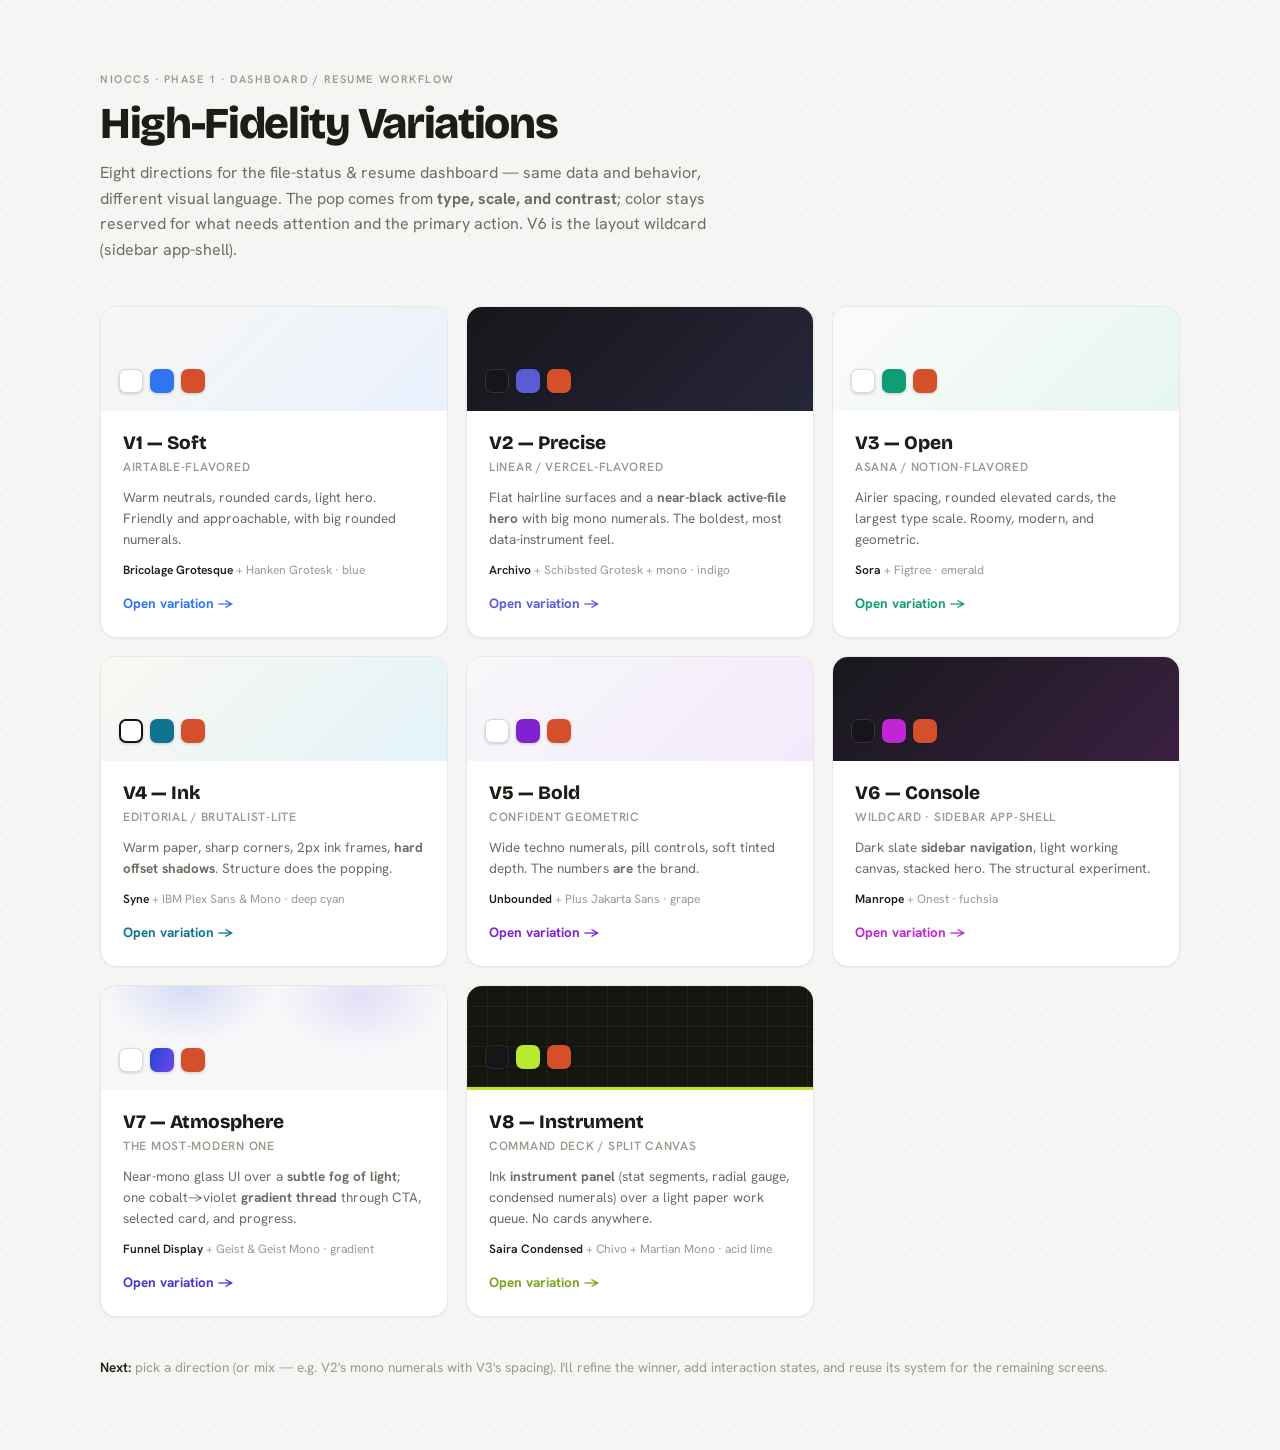
<file: index.html>
<!DOCTYPE html>
<html lang="en">
<head>
  <meta charset="UTF-8" />
  <meta name="viewport" content="width=device-width, initial-scale=1.0" />
  <title>NIOCCS — Hi-Fi Dashboard · Variations</title>
  <link rel="preconnect" href="https://fonts.googleapis.com" />
  <link rel="preconnect" href="https://fonts.gstatic.com" crossorigin />
  <link href="https://fonts.googleapis.com/css2?family=Bricolage+Grotesque:opsz,wght@12..96,600;12..96,800&family=Hanken+Grotesk:wght@400;500;600;700&display=swap" rel="stylesheet" />
  <style>
    * { box-sizing: border-box; margin: 0; padding: 0; }
    body { font-family: 'Hanken Grotesk', system-ui, sans-serif; color: #1d1c17;
           background-color: #f5f5f3;
           background-image: radial-gradient(circle at 1px 1px, rgba(20,20,15,.045) 1px, transparent 0);
           background-size: 26px 26px; min-height: 100vh; padding: 72px 28px; }
    .wrap { max-width: 1080px; margin: 0 auto; }
    .eyebrow { font-size: 11px; font-weight: 600; letter-spacing: .14em; text-transform: uppercase;
               color: #9c998e; margin-bottom: 16px; }
    h1 { font-family: 'Bricolage Grotesque', sans-serif; font-size: 44px; font-weight: 800;
         letter-spacing: -.03em; line-height: 1; margin-bottom: 14px; }
    .lede { color: #6e6c62; font-size: 16px; max-width: 640px; line-height: 1.6; margin-bottom: 44px; }
    .grid { display: grid; grid-template-columns: repeat(3, 1fr); gap: 18px; }
    .card { display: flex; flex-direction: column; background: #fff; border: 1px solid #e9e7e1;
            border-radius: 16px; overflow: hidden; text-decoration: none; color: inherit;
            box-shadow: 0 1px 2px rgba(29,28,23,.05);
            transition: transform .15s, box-shadow .15s, border-color .15s; }
    .card:hover { transform: translateY(-4px); box-shadow: 0 20px 44px -18px rgba(29,28,23,.28); border-color: #dad7cf; }
    .swatch { height: 104px; display: flex; align-items: flex-end; gap: 7px; padding: 18px; }
    .s1 { background: linear-gradient(135deg,#f7f7f4,#eaf1fe); }
    .s2 { background: linear-gradient(135deg,#16161a,#26263a); }
    .s3 { background: linear-gradient(135deg,#fbfbf9,#e7f6f0); }
    .s4 { background: linear-gradient(135deg,#faf8f3,#e3f3f8); }
    .s5 { background: linear-gradient(135deg,#f7f8fa,#f3e9fb); }
    .s6 { background: linear-gradient(135deg,#17181d,#3a2040); }
    .s7 { background: radial-gradient(120px 80px at 25% 0%, rgba(64,93,230,.18), transparent 70%),
          radial-gradient(120px 80px at 75% 10%, rgba(118,78,233,.14), transparent 70%), #f7f7f9; }
    .s8 { background: linear-gradient(rgba(255,255,255,.05) 1px, transparent 1px),
          linear-gradient(90deg, rgba(255,255,255,.05) 1px, transparent 1px), #14160f;
          background-size: 20px 20px, 20px 20px, 100% 100%; border-bottom: 3px solid #b8e92e; }
    .dot { width: 24px; height: 24px; border-radius: 7px; box-shadow: 0 1px 3px rgba(0,0,0,.18); }
    .d-a1 { background: #2f74f0; } .d-a2 { background: #5b5bd6; } .d-a3 { background: #0f9d76; }
    .d-a4 { background: #0e7490; } .d-a5 { background: #7e22ce; } .d-a6 { background: #c026d3; }
    .d-a7 { background: linear-gradient(116deg,#2447d6,#7048e8); }
    .o4 { color: #0e7490; } .o5 { color: #7e22ce; } .o6 { color: #c026d3; }
    .o7 { color: #4338ca; } .d-a8 { background: #b8e92e; } .o8 { color: #7fa31a; }
    .d-alert { background: #d4502b; }
    .d-dark { background: #16161a; } .d-light { background: #fff; }
    .body { padding: 20px 22px 24px; }
    .name { font-family: 'Bricolage Grotesque', sans-serif; font-size: 19px; font-weight: 800; margin-bottom: 5px; }
    .tag { font-size: 12px; color: #9c998e; font-weight: 600; margin-bottom: 12px;
           text-transform: uppercase; letter-spacing: .06em; }
    .desc { font-size: 13.5px; color: #6e6c62; line-height: 1.55; }
    .fonts { font-size: 12px; color: #9c998e; margin-top: 12px; }
    .fonts b { color: #1d1c17; font-weight: 600; }
    .open { margin-top: 16px; font-size: 13.5px; font-weight: 700; display: inline-flex; gap: 6px; }
    .o1 { color: #2f74f0; } .o2 { color: #5b5bd6; } .o3 { color: #0f9d76; }
    .note { margin-top: 40px; font-size: 13.5px; color: #9c998e; line-height: 1.6; }
    .note b { color: #1d1c17; font-weight: 600; }
  </style>
</head>
<body>
  <div class="wrap">
    <p class="eyebrow">NIOCCS · Phase 1 · Dashboard / Resume Workflow</p>
    <h1>High-Fidelity Variations</h1>
    <p class="lede">Eight directions for the file-status &amp; resume dashboard — same data and behavior, different visual language. The pop comes from <b>type, scale, and contrast</b>; color stays reserved for what needs attention and the primary action. V6 is the layout wildcard (sidebar app-shell).</p>

    <div class="grid">
      <a class="card" href="dashboard-v1.html">
        <div class="swatch s1"><span class="dot d-light" style="border:1px solid #dad7cf"></span><span class="dot d-a1"></span><span class="dot d-alert"></span></div>
        <div class="body">
          <div class="name">V1 — Soft</div>
          <div class="tag">Airtable-flavored</div>
          <div class="desc">Warm neutrals, rounded cards, light hero. Friendly and approachable, with big rounded numerals.</div>
          <div class="fonts"><b>Bricolage Grotesque</b> + Hanken Grotesk · blue</div>
          <span class="open o1">Open variation →</span>
        </div>
      </a>
      <a class="card" href="dashboard-v2.html">
        <div class="swatch s2"><span class="dot d-dark" style="border:1px solid #33333a"></span><span class="dot d-a2"></span><span class="dot d-alert"></span></div>
        <div class="body">
          <div class="name">V2 — Precise</div>
          <div class="tag">Linear / Vercel-flavored</div>
          <div class="desc">Flat hairline surfaces and a <b>near-black active-file hero</b> with big mono numerals. The boldest, most data-instrument feel.</div>
          <div class="fonts"><b>Archivo</b> + Schibsted Grotesk + mono · indigo</div>
          <span class="open o2">Open variation →</span>
        </div>
      </a>
      <a class="card" href="dashboard-v3.html">
        <div class="swatch s3"><span class="dot d-light" style="border:1px solid #dbdbd3"></span><span class="dot d-a3"></span><span class="dot d-alert"></span></div>
        <div class="body">
          <div class="name">V3 — Open</div>
          <div class="tag">Asana / Notion-flavored</div>
          <div class="desc">Airier spacing, rounded elevated cards, the largest type scale. Roomy, modern, and geometric.</div>
          <div class="fonts"><b>Sora</b> + Figtree · emerald</div>
          <span class="open o3">Open variation →</span>
        </div>
      </a>
      <a class="card" href="dashboard-v4.html">
        <div class="swatch s4"><span class="dot d-light" style="border:2px solid #14130f"></span><span class="dot d-a4"></span><span class="dot d-alert"></span></div>
        <div class="body">
          <div class="name">V4 — Ink</div>
          <div class="tag">Editorial / brutalist-lite</div>
          <div class="desc">Warm paper, sharp corners, 2px ink frames, <b>hard offset shadows</b>. Structure does the popping.</div>
          <div class="fonts"><b>Syne</b> + IBM Plex Sans &amp; Mono · deep cyan</div>
          <span class="open o4">Open variation →</span>
        </div>
      </a>
      <a class="card" href="dashboard-v5.html">
        <div class="swatch s5"><span class="dot d-light" style="border:1px solid #d4d7e0"></span><span class="dot d-a5"></span><span class="dot d-alert"></span></div>
        <div class="body">
          <div class="name">V5 — Bold</div>
          <div class="tag">Confident geometric</div>
          <div class="desc">Wide techno numerals, pill controls, soft tinted depth. The numbers <b>are</b> the brand.</div>
          <div class="fonts"><b>Unbounded</b> + Plus Jakarta Sans · grape</div>
          <span class="open o5">Open variation →</span>
        </div>
      </a>
      <a class="card" href="dashboard-v6.html">
        <div class="swatch s6"><span class="dot d-dark" style="border:1px solid #33333a"></span><span class="dot d-a6"></span><span class="dot d-alert"></span></div>
        <div class="body">
          <div class="name">V6 — Console</div>
          <div class="tag">Wildcard · sidebar app-shell</div>
          <div class="desc">Dark slate <b>sidebar navigation</b>, light working canvas, stacked hero. The structural experiment.</div>
          <div class="fonts"><b>Manrope</b> + Onest · fuchsia</div>
          <span class="open o6">Open variation →</span>
        </div>
      </a>
      <a class="card" href="dashboard-v7.html">
        <div class="swatch s7"><span class="dot d-light" style="border:1px solid #d9d9e0"></span><span class="dot d-a7"></span><span class="dot d-alert"></span></div>
        <div class="body">
          <div class="name">V7 — Atmosphere</div>
          <div class="tag">The most-modern one</div>
          <div class="desc">Near-mono glass UI over a <b>subtle fog of light</b>; one cobalt→violet <b>gradient thread</b> through CTA, selected card, and progress.</div>
          <div class="fonts"><b>Funnel Display</b> + Geist &amp; Geist Mono · gradient</div>
          <span class="open o7">Open variation →</span>
        </div>
      </a>
      <a class="card" href="dashboard-v8.html">
        <div class="swatch s8"><span class="dot d-dark" style="border:1px solid #2c2f22"></span><span class="dot d-a8"></span><span class="dot d-alert"></span></div>
        <div class="body">
          <div class="name">V8 — Instrument</div>
          <div class="tag">Command deck / split canvas</div>
          <div class="desc">Ink <b>instrument panel</b> (stat segments, radial gauge, condensed numerals) over a light paper work queue. No cards anywhere.</div>
          <div class="fonts"><b>Saira Condensed</b> + Chivo + Martian Mono · acid lime</div>
          <span class="open o8">Open variation →</span>
        </div>
      </a>
    </div>

    <p class="note"><b>Next:</b> pick a direction (or mix — e.g. V2's mono numerals with V3's spacing). I'll refine the winner, add interaction states, and reuse its system for the remaining screens.</p>
  </div>
</body>
</html>
</file>
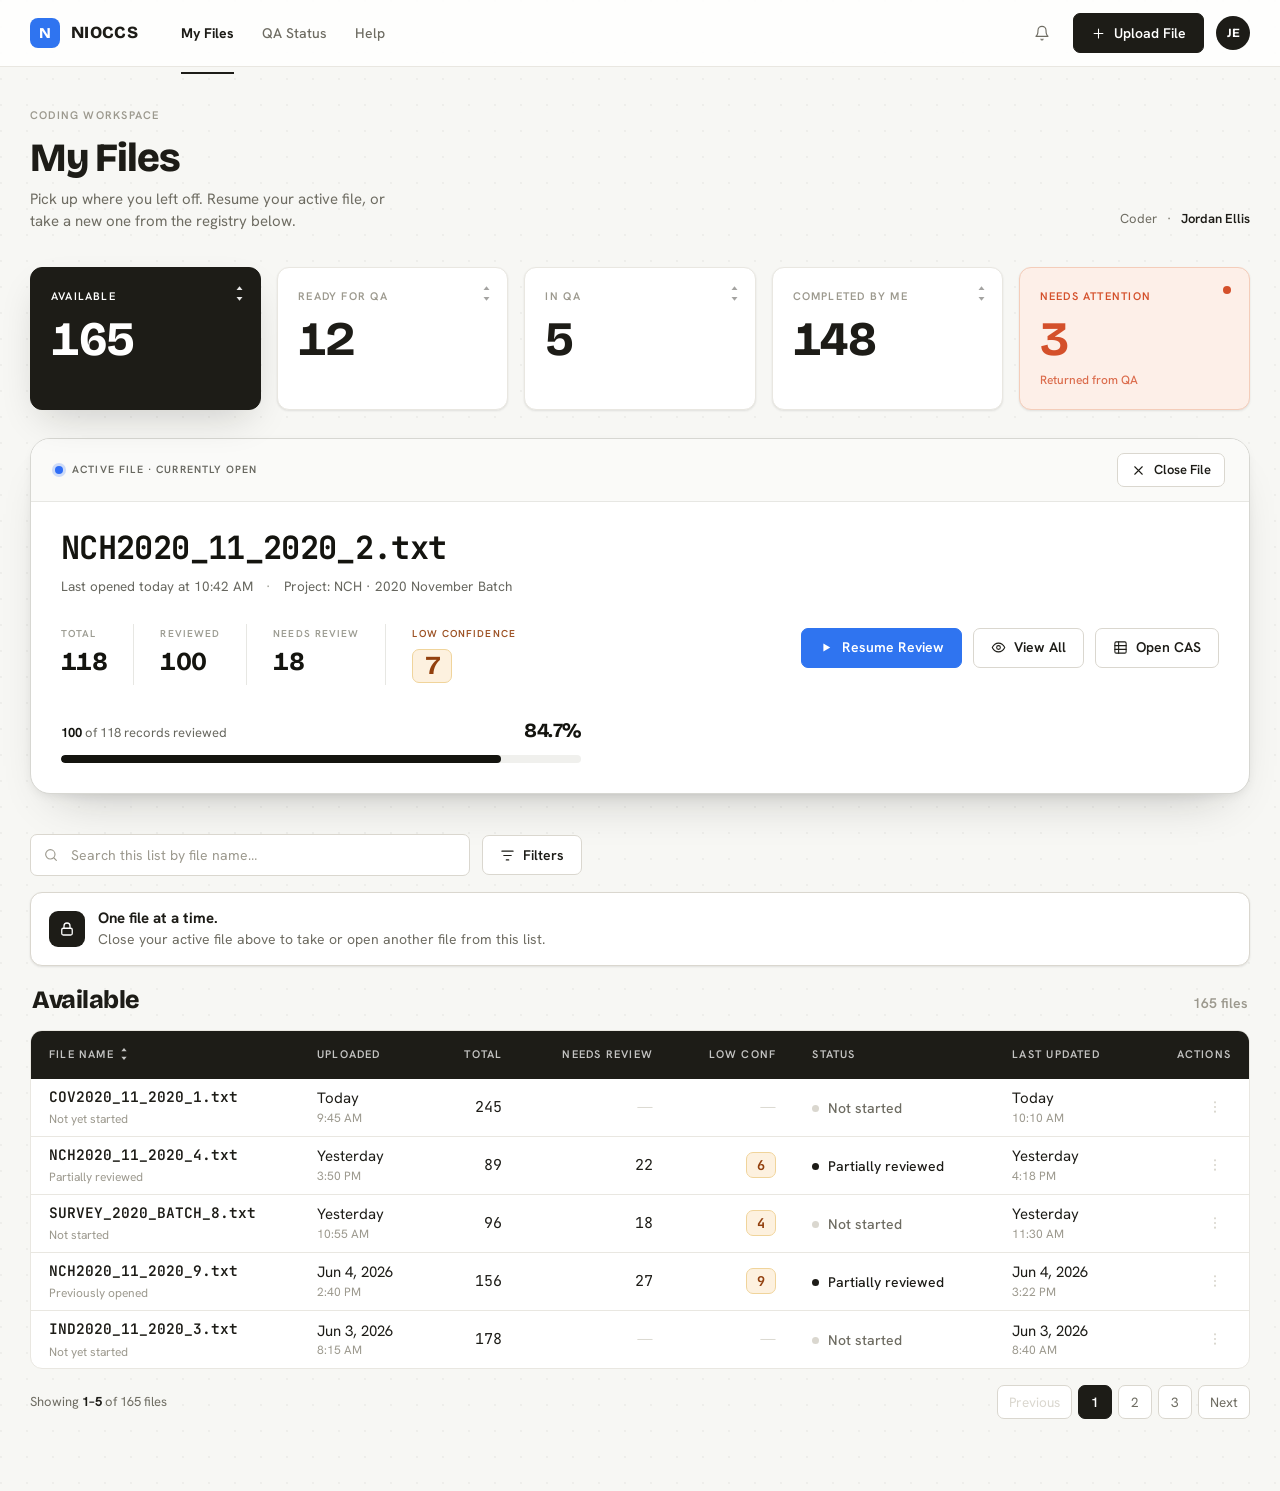
<file: dashboard-v1.html>
<!DOCTYPE html>
<html lang="en">
<head>
  <meta charset="UTF-8" />
  <meta name="viewport" content="width=device-width, initial-scale=1.0" />
  <title>NIOCCS — My Files · V1 Soft</title>
  <link rel="preconnect" href="https://fonts.googleapis.com" />
  <link rel="preconnect" href="https://fonts.gstatic.com" crossorigin />
  <link rel="stylesheet" href="css/base.css" />
  <link rel="stylesheet" href="css/theme-v1.css" />
</head>
<body class="theme-v1">

  <!-- ── SVG icon sprite ─────────────────────────────────────── -->
  <svg width="0" height="0" style="position:absolute" aria-hidden="true">
    <symbol id="i-search" viewBox="0 0 24 24"><circle cx="11" cy="11" r="7"/><path d="m20 20-3.5-3.5"/></symbol>
    <symbol id="i-filter" viewBox="0 0 24 24"><path d="M3 5h18M6 12h12M10 19h4"/></symbol>
    <symbol id="i-plus" viewBox="0 0 24 24"><path d="M12 5v14M5 12h14"/></symbol>
    <symbol id="i-lock" viewBox="0 0 24 24"><rect x="5" y="11" width="14" height="9" rx="2"/><path d="M8 11V8a4 4 0 0 1 8 0v3"/></symbol>
    <symbol id="i-play" viewBox="0 0 24 24"><path d="M7 5.5v13l11-6.5z" fill="currentColor" stroke="none"/></symbol>
    <symbol id="i-eye" viewBox="0 0 24 24"><path d="M2 12s3.5-7 10-7 10 7 10 7-3.5 7-10 7-10-7-10-7z"/><circle cx="12" cy="12" r="3"/></symbol>
    <symbol id="i-grid" viewBox="0 0 24 24"><rect x="3" y="3" width="18" height="18" rx="2"/><path d="M3 9h18M3 15h18M9 3v18"/></symbol>
    <symbol id="i-x" viewBox="0 0 24 24"><path d="M6 6l12 12M18 6 6 18"/></symbol>
    <symbol id="i-kebab" viewBox="0 0 24 24"><circle cx="12" cy="5" r="1.6" fill="currentColor" stroke="none"/><circle cx="12" cy="12" r="1.6" fill="currentColor" stroke="none"/><circle cx="12" cy="19" r="1.6" fill="currentColor" stroke="none"/></symbol>
    <symbol id="i-caret-up" viewBox="0 0 12 12"><path d="M6 3 2 8h8z" fill="currentColor" stroke="none"/></symbol>
    <symbol id="i-caret-down" viewBox="0 0 12 12"><path d="M6 9 2 4h8z" fill="currentColor" stroke="none"/></symbol>
    <symbol id="i-bell" viewBox="0 0 24 24"><path d="M18 8a6 6 0 0 0-12 0c0 7-3 9-3 9h18s-3-2-3-9"/><path d="M10.5 21a1.5 1.5 0 0 0 3 0"/></symbol>
  </svg>

  <!-- ── App bar ─────────────────────────────────────────────── -->
  <header class="appbar">
    <div class="appbar-inner">
      <div class="brand">
        <div class="brand-id">
          <div class="brand-mark">N</div>
          <span class="brand-name">NIOCCS</span>
        </div>
        <nav class="nav">
          <a href="#" class="nav-link is-active">My Files</a>
          <a href="#" class="nav-link">QA Status</a>
          <a href="#" class="nav-link">Help</a>
        </nav>
      </div>
      <div class="appbar-right">
        <button class="icon-btn" title="Notifications"><svg class="icon" aria-hidden="true"><use href="#i-bell"/></svg></button>
        <button class="btn btn-dark"><svg class="icon" aria-hidden="true"><use href="#i-plus"/></svg> Upload File</button>
        <div class="avatar">JE</div>
      </div>
    </div>
  </header>

  <main class="page">

    <!-- Page header -->
    <div class="page-head">
      <div>
        <p class="eyebrow">Coding Workspace</p>
        <h1 class="page-title">My Files</h1>
        <p class="page-sub">Pick up where you left off. Resume your active file, or take a new one from the registry below.</p>
      </div>
      <div class="page-head-meta">
        <span>Coder</span> · <b>Jordan Ellis</b>
      </div>
    </div>

    <!-- KPI strip — clickable filters -->
    <section class="kpis" aria-label="Filter files by status">
      <div class="kpi is-selected" data-bucket="available" role="button" tabindex="0" aria-pressed="true">
        <span class="kpi-pick"><svg viewBox="0 0 12 12"><use href="#i-caret-up"/></svg><svg viewBox="0 0 12 12"><use href="#i-caret-down"/></svg></span>
        <span class="kpi-label">Available</span>
        <span class="kpi-value">165</span>
      </div>
      <div class="kpi" data-bucket="ready-qa" role="button" tabindex="0" aria-pressed="false">
        <span class="kpi-pick"><svg viewBox="0 0 12 12"><use href="#i-caret-up"/></svg><svg viewBox="0 0 12 12"><use href="#i-caret-down"/></svg></span>
        <span class="kpi-label">Ready for QA</span>
        <span class="kpi-value">12</span>
      </div>
      <div class="kpi" data-bucket="in-qa" role="button" tabindex="0" aria-pressed="false">
        <span class="kpi-pick"><svg viewBox="0 0 12 12"><use href="#i-caret-up"/></svg><svg viewBox="0 0 12 12"><use href="#i-caret-down"/></svg></span>
        <span class="kpi-label">In QA</span>
        <span class="kpi-value">5</span>
      </div>
      <div class="kpi" data-bucket="completed" role="button" tabindex="0" aria-pressed="false">
        <span class="kpi-pick"><svg viewBox="0 0 12 12"><use href="#i-caret-up"/></svg><svg viewBox="0 0 12 12"><use href="#i-caret-down"/></svg></span>
        <span class="kpi-label">Completed by Me</span>
        <span class="kpi-value">148</span>
      </div>
      <div class="kpi kpi--alert" data-bucket="attention" role="button" tabindex="0" aria-pressed="false">
        <span class="kpi-flag"></span>
        <span class="kpi-label">Needs Attention</span>
        <span class="kpi-value">3</span>
        <span class="kpi-sub">Returned from QA</span>
      </div>
    </section>

    <!-- Active file panel -->
    <section class="active-file" aria-label="Active file">
      <div class="af-bar">
        <span class="af-badge"><span class="af-dot"></span> Active File · Currently Open</span>
        <button class="btn btn-sm"><svg class="icon icon-sm" aria-hidden="true"><use href="#i-x"/></svg> Close File</button>
      </div>
      <div class="af-body">
        <div class="af-main">
          <h2 class="af-name">NCH2020_11_2020_2.txt</h2>
          <p class="af-meta">Last opened today at 10:42 AM <span class="sep">·</span> Project: NCH · 2020 November Batch</p>

          <div class="af-metrics">
            <div class="metric">
              <span class="metric-label">Total</span>
              <span class="metric-value">118</span>
            </div>
            <div class="metric">
              <span class="metric-label">Reviewed</span>
              <span class="metric-value">100</span>
            </div>
            <div class="metric">
              <span class="metric-label">Needs Review</span>
              <span class="metric-value">18</span>
            </div>
            <div class="metric metric-low">
              <span class="metric-label">Low Confidence</span>
              <span class="metric-value"><span class="badge-count">7</span></span>
            </div>
          </div>

          <div class="af-progress">
            <div class="progress-head">
              <span><b>100</b> of 118 records reviewed</span>
              <span class="pct">84.7%</span>
            </div>
            <div class="progress-track"><div class="progress-fill" style="width:84.7%"></div></div>
          </div>
        </div>

        <div class="af-actions">
          <button class="btn btn-primary"><svg class="icon" aria-hidden="true"><use href="#i-play"/></svg> Resume Review</button>
          <button class="btn"><svg class="icon" aria-hidden="true"><use href="#i-eye"/></svg> View All</button>
          <button class="btn"><svg class="icon" aria-hidden="true"><use href="#i-grid"/></svg> Open CAS</button>
        </div>
      </div>
    </section>

    <!-- Registry -->
    <section class="registry" aria-label="File registry">
      <div class="toolbar">
        <div class="search">
          <svg class="icon" aria-hidden="true"><use href="#i-search"/></svg>
          <input id="search" class="search-input" type="text" placeholder="Search this list by file name…" />
        </div>
        <button class="btn"><svg class="icon" aria-hidden="true"><use href="#i-filter"/></svg> Filters</button>
      </div>

      <div class="notice">
        <span class="notice-badge"><svg class="icon" aria-hidden="true"><use href="#i-lock"/></svg></span>
        <div class="notice-text">
          <b>One file at a time.</b>
          <span>Close your active file above to take or open another file from this list.</span>
        </div>
      </div>

      <!-- current filter — belongs to the table, sits directly above it -->
      <div class="table-head">
        <h2 class="table-title" id="reg-label">Available</h2>
        <span class="table-count" id="reg-count">165 files</span>
      </div>

      <div class="table-wrap">
        <table class="data">
          <thead>
            <tr>
              <th style="width:22%"><span class="th-sort">File Name <span class="carets"><svg viewBox="0 0 12 12"><use href="#i-caret-up"/></svg><svg viewBox="0 0 12 12"><use href="#i-caret-down"/></svg></span></span></th>
              <th>Uploaded</th>
              <th class="u-right">Total</th>
              <th class="u-right">Needs Review</th>
              <th class="u-right">Low Conf</th>
              <th>Status</th>
              <th>Last Updated</th>
              <th class="u-right">Actions</th>
            </tr>
          </thead>
          <tbody id="file-rows"><!-- rendered by js/app.js --></tbody>
        </table>
      </div>

      <div class="pagination">
        <span class="page-info" id="page-info">Showing <b>1–5</b> of 165 files</span>
        <div class="pager">
          <button class="pager-btn is-disabled">Previous</button>
          <button class="pager-btn is-active">1</button>
          <button class="pager-btn">2</button>
          <button class="pager-btn">3</button>
          <button class="pager-btn">Next</button>
        </div>
      </div>
    </section>

  </main>

  <script src="js/app.js"></script>
</body>
</html>
</file>
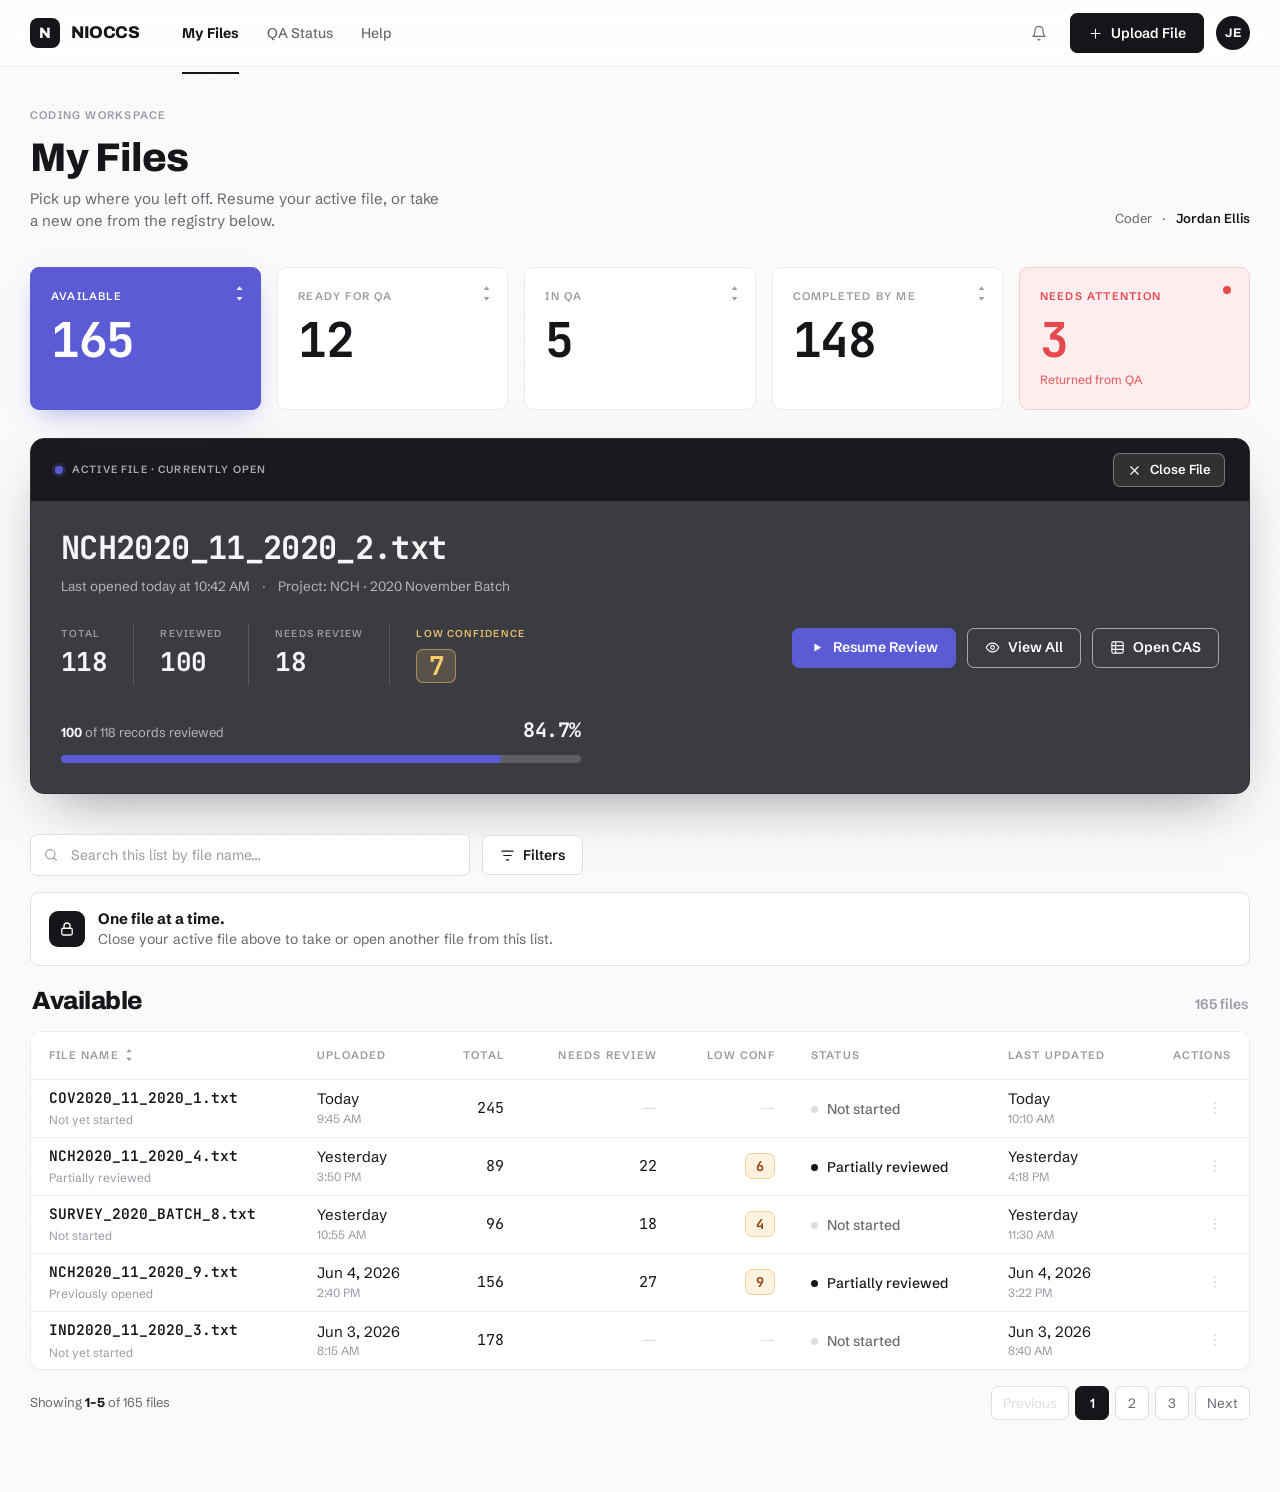
<file: dashboard-v2.html>
<!DOCTYPE html>
<html lang="en">
<head>
  <meta charset="UTF-8" />
  <meta name="viewport" content="width=device-width, initial-scale=1.0" />
  <title>NIOCCS — My Files · V2 Precise</title>
  <link rel="preconnect" href="https://fonts.googleapis.com" />
  <link rel="preconnect" href="https://fonts.gstatic.com" crossorigin />
  <link rel="stylesheet" href="css/base.css" />
  <link rel="stylesheet" href="css/theme-v2.css" />
</head>
<body class="theme-v2">

  <!-- ── SVG icon sprite ─────────────────────────────────────── -->
  <svg width="0" height="0" style="position:absolute" aria-hidden="true">
    <symbol id="i-search" viewBox="0 0 24 24"><circle cx="11" cy="11" r="7"/><path d="m20 20-3.5-3.5"/></symbol>
    <symbol id="i-filter" viewBox="0 0 24 24"><path d="M3 5h18M6 12h12M10 19h4"/></symbol>
    <symbol id="i-plus" viewBox="0 0 24 24"><path d="M12 5v14M5 12h14"/></symbol>
    <symbol id="i-lock" viewBox="0 0 24 24"><rect x="5" y="11" width="14" height="9" rx="2"/><path d="M8 11V8a4 4 0 0 1 8 0v3"/></symbol>
    <symbol id="i-play" viewBox="0 0 24 24"><path d="M7 5.5v13l11-6.5z" fill="currentColor" stroke="none"/></symbol>
    <symbol id="i-eye" viewBox="0 0 24 24"><path d="M2 12s3.5-7 10-7 10 7 10 7-3.5 7-10 7-10-7-10-7z"/><circle cx="12" cy="12" r="3"/></symbol>
    <symbol id="i-grid" viewBox="0 0 24 24"><rect x="3" y="3" width="18" height="18" rx="2"/><path d="M3 9h18M3 15h18M9 3v18"/></symbol>
    <symbol id="i-x" viewBox="0 0 24 24"><path d="M6 6l12 12M18 6 6 18"/></symbol>
    <symbol id="i-kebab" viewBox="0 0 24 24"><circle cx="12" cy="5" r="1.6" fill="currentColor" stroke="none"/><circle cx="12" cy="12" r="1.6" fill="currentColor" stroke="none"/><circle cx="12" cy="19" r="1.6" fill="currentColor" stroke="none"/></symbol>
    <symbol id="i-caret-up" viewBox="0 0 12 12"><path d="M6 3 2 8h8z" fill="currentColor" stroke="none"/></symbol>
    <symbol id="i-caret-down" viewBox="0 0 12 12"><path d="M6 9 2 4h8z" fill="currentColor" stroke="none"/></symbol>
    <symbol id="i-bell" viewBox="0 0 24 24"><path d="M18 8a6 6 0 0 0-12 0c0 7-3 9-3 9h18s-3-2-3-9"/><path d="M10.5 21a1.5 1.5 0 0 0 3 0"/></symbol>
  </svg>

  <!-- ── App bar ─────────────────────────────────────────────── -->
  <header class="appbar">
    <div class="appbar-inner">
      <div class="brand">
        <div class="brand-id">
          <div class="brand-mark">N</div>
          <span class="brand-name">NIOCCS</span>
        </div>
        <nav class="nav">
          <a href="#" class="nav-link is-active">My Files</a>
          <a href="#" class="nav-link">QA Status</a>
          <a href="#" class="nav-link">Help</a>
        </nav>
      </div>
      <div class="appbar-right">
        <button class="icon-btn" title="Notifications"><svg class="icon" aria-hidden="true"><use href="#i-bell"/></svg></button>
        <button class="btn btn-dark"><svg class="icon" aria-hidden="true"><use href="#i-plus"/></svg> Upload File</button>
        <div class="avatar">JE</div>
      </div>
    </div>
  </header>

  <main class="page">

    <!-- Page header -->
    <div class="page-head">
      <div>
        <p class="eyebrow">Coding Workspace</p>
        <h1 class="page-title">My Files</h1>
        <p class="page-sub">Pick up where you left off. Resume your active file, or take a new one from the registry below.</p>
      </div>
      <div class="page-head-meta">
        <span>Coder</span> · <b>Jordan Ellis</b>
      </div>
    </div>

    <!-- KPI strip — clickable filters -->
    <section class="kpis" aria-label="Filter files by status">
      <div class="kpi is-selected" data-bucket="available" role="button" tabindex="0" aria-pressed="true">
        <span class="kpi-pick"><svg viewBox="0 0 12 12"><use href="#i-caret-up"/></svg><svg viewBox="0 0 12 12"><use href="#i-caret-down"/></svg></span>
        <span class="kpi-label">Available</span>
        <span class="kpi-value">165</span>
      </div>
      <div class="kpi" data-bucket="ready-qa" role="button" tabindex="0" aria-pressed="false">
        <span class="kpi-pick"><svg viewBox="0 0 12 12"><use href="#i-caret-up"/></svg><svg viewBox="0 0 12 12"><use href="#i-caret-down"/></svg></span>
        <span class="kpi-label">Ready for QA</span>
        <span class="kpi-value">12</span>
      </div>
      <div class="kpi" data-bucket="in-qa" role="button" tabindex="0" aria-pressed="false">
        <span class="kpi-pick"><svg viewBox="0 0 12 12"><use href="#i-caret-up"/></svg><svg viewBox="0 0 12 12"><use href="#i-caret-down"/></svg></span>
        <span class="kpi-label">In QA</span>
        <span class="kpi-value">5</span>
      </div>
      <div class="kpi" data-bucket="completed" role="button" tabindex="0" aria-pressed="false">
        <span class="kpi-pick"><svg viewBox="0 0 12 12"><use href="#i-caret-up"/></svg><svg viewBox="0 0 12 12"><use href="#i-caret-down"/></svg></span>
        <span class="kpi-label">Completed by Me</span>
        <span class="kpi-value">148</span>
      </div>
      <div class="kpi kpi--alert" data-bucket="attention" role="button" tabindex="0" aria-pressed="false">
        <span class="kpi-flag"></span>
        <span class="kpi-label">Needs Attention</span>
        <span class="kpi-value">3</span>
        <span class="kpi-sub">Returned from QA</span>
      </div>
    </section>

    <!-- Active file panel -->
    <section class="active-file" aria-label="Active file">
      <div class="af-bar">
        <span class="af-badge"><span class="af-dot"></span> Active File · Currently Open</span>
        <button class="btn btn-sm"><svg class="icon icon-sm" aria-hidden="true"><use href="#i-x"/></svg> Close File</button>
      </div>
      <div class="af-body">
        <div class="af-main">
          <h2 class="af-name">NCH2020_11_2020_2.txt</h2>
          <p class="af-meta">Last opened today at 10:42 AM <span class="sep">·</span> Project: NCH · 2020 November Batch</p>

          <div class="af-metrics">
            <div class="metric">
              <span class="metric-label">Total</span>
              <span class="metric-value">118</span>
            </div>
            <div class="metric">
              <span class="metric-label">Reviewed</span>
              <span class="metric-value">100</span>
            </div>
            <div class="metric">
              <span class="metric-label">Needs Review</span>
              <span class="metric-value">18</span>
            </div>
            <div class="metric metric-low">
              <span class="metric-label">Low Confidence</span>
              <span class="metric-value"><span class="badge-count">7</span></span>
            </div>
          </div>

          <div class="af-progress">
            <div class="progress-head">
              <span><b>100</b> of 118 records reviewed</span>
              <span class="pct">84.7%</span>
            </div>
            <div class="progress-track"><div class="progress-fill" style="width:84.7%"></div></div>
          </div>
        </div>

        <div class="af-actions">
          <button class="btn btn-primary"><svg class="icon" aria-hidden="true"><use href="#i-play"/></svg> Resume Review</button>
          <button class="btn"><svg class="icon" aria-hidden="true"><use href="#i-eye"/></svg> View All</button>
          <button class="btn"><svg class="icon" aria-hidden="true"><use href="#i-grid"/></svg> Open CAS</button>
        </div>
      </div>
    </section>

    <!-- Registry -->
    <section class="registry" aria-label="File registry">
      <div class="toolbar">
        <div class="search">
          <svg class="icon" aria-hidden="true"><use href="#i-search"/></svg>
          <input id="search" class="search-input" type="text" placeholder="Search this list by file name…" />
        </div>
        <button class="btn"><svg class="icon" aria-hidden="true"><use href="#i-filter"/></svg> Filters</button>
      </div>

      <div class="notice">
        <span class="notice-badge"><svg class="icon" aria-hidden="true"><use href="#i-lock"/></svg></span>
        <div class="notice-text">
          <b>One file at a time.</b>
          <span>Close your active file above to take or open another file from this list.</span>
        </div>
      </div>

      <!-- current filter — belongs to the table, sits directly above it -->
      <div class="table-head">
        <h2 class="table-title" id="reg-label">Available</h2>
        <span class="table-count" id="reg-count">165 files</span>
      </div>

      <div class="table-wrap">
        <table class="data">
          <thead>
            <tr>
              <th style="width:22%"><span class="th-sort">File Name <span class="carets"><svg viewBox="0 0 12 12"><use href="#i-caret-up"/></svg><svg viewBox="0 0 12 12"><use href="#i-caret-down"/></svg></span></span></th>
              <th>Uploaded</th>
              <th class="u-right">Total</th>
              <th class="u-right">Needs Review</th>
              <th class="u-right">Low Conf</th>
              <th>Status</th>
              <th>Last Updated</th>
              <th class="u-right">Actions</th>
            </tr>
          </thead>
          <tbody id="file-rows"><!-- rendered by js/app.js --></tbody>
        </table>
      </div>

      <div class="pagination">
        <span class="page-info" id="page-info">Showing <b>1–5</b> of 165 files</span>
        <div class="pager">
          <button class="pager-btn is-disabled">Previous</button>
          <button class="pager-btn is-active">1</button>
          <button class="pager-btn">2</button>
          <button class="pager-btn">3</button>
          <button class="pager-btn">Next</button>
        </div>
      </div>
    </section>

  </main>

  <script src="js/app.js"></script>
</body>
</html>
</file>
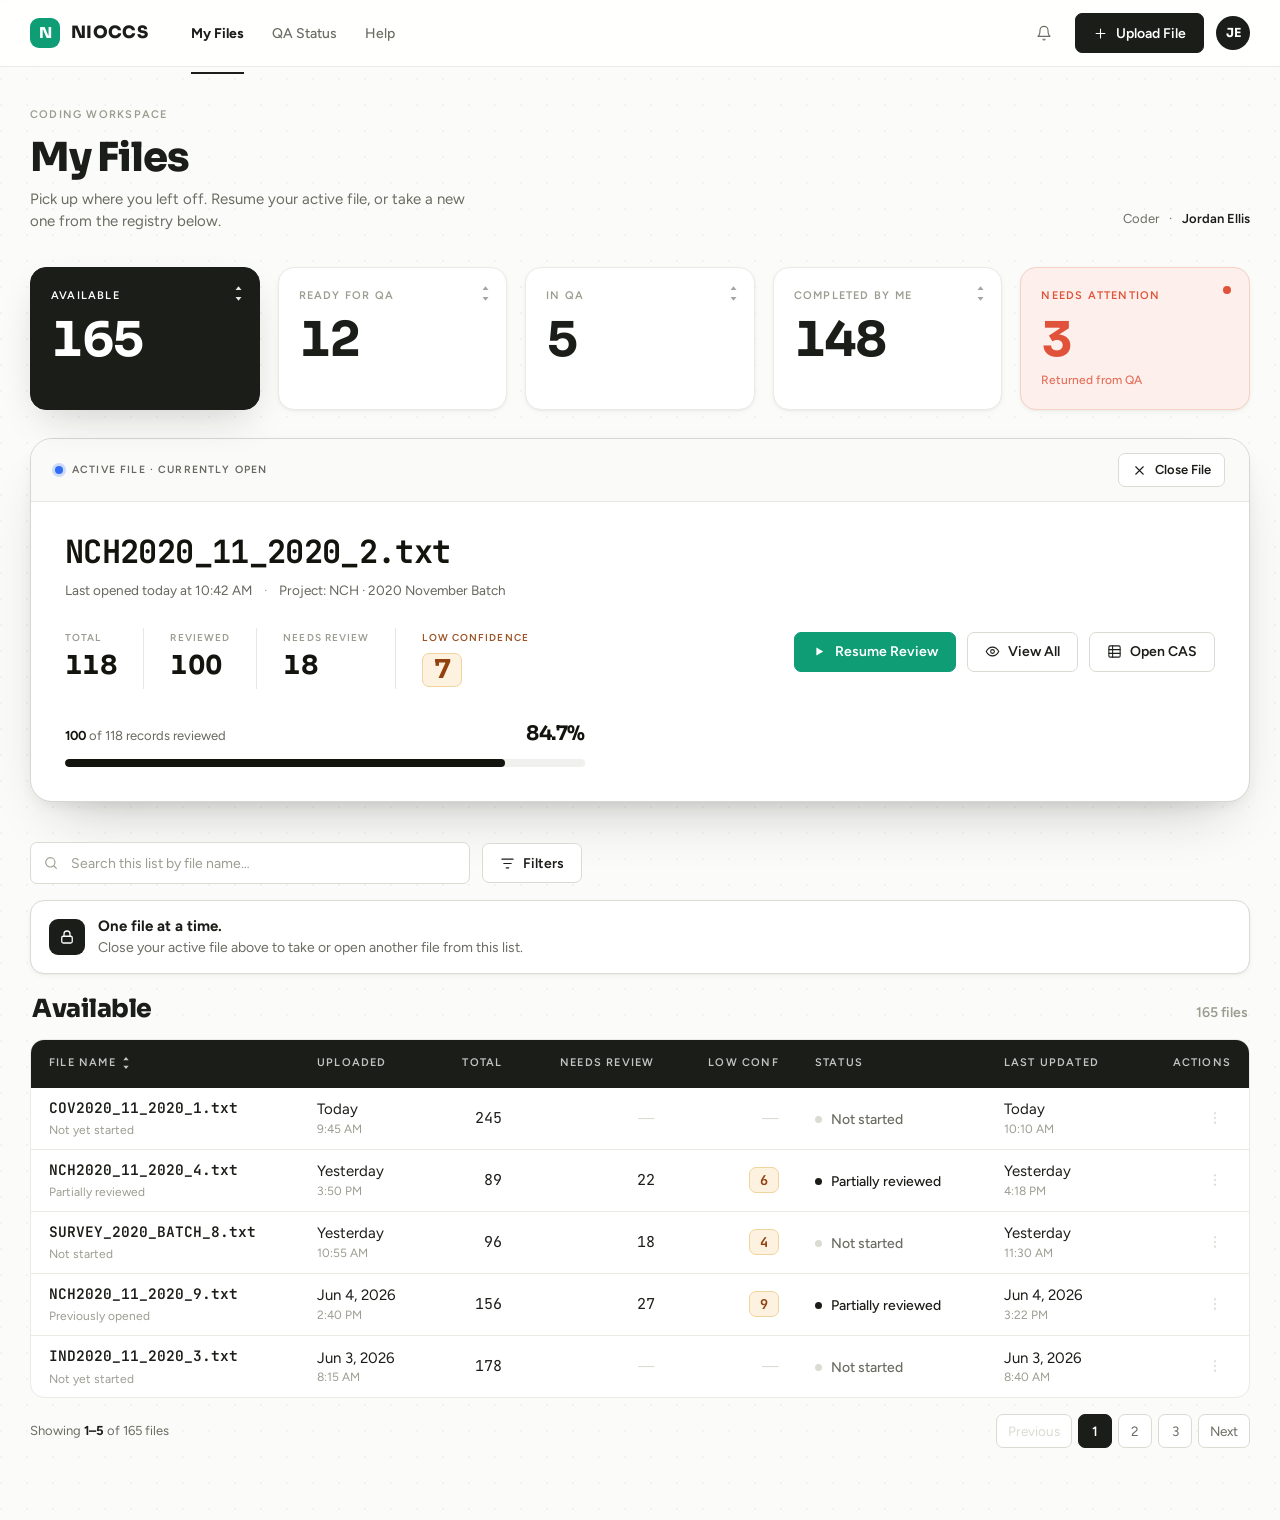
<file: dashboard-v3.html>
<!DOCTYPE html>
<html lang="en">
<head>
  <meta charset="UTF-8" />
  <meta name="viewport" content="width=device-width, initial-scale=1.0" />
  <title>NIOCCS — My Files · V3 Open</title>
  <link rel="preconnect" href="https://fonts.googleapis.com" />
  <link rel="preconnect" href="https://fonts.gstatic.com" crossorigin />
  <link rel="stylesheet" href="css/base.css" />
  <link rel="stylesheet" href="css/theme-v3.css" />
</head>
<body class="theme-v3">

  <!-- ── SVG icon sprite ─────────────────────────────────────── -->
  <svg width="0" height="0" style="position:absolute" aria-hidden="true">
    <symbol id="i-search" viewBox="0 0 24 24"><circle cx="11" cy="11" r="7"/><path d="m20 20-3.5-3.5"/></symbol>
    <symbol id="i-filter" viewBox="0 0 24 24"><path d="M3 5h18M6 12h12M10 19h4"/></symbol>
    <symbol id="i-plus" viewBox="0 0 24 24"><path d="M12 5v14M5 12h14"/></symbol>
    <symbol id="i-lock" viewBox="0 0 24 24"><rect x="5" y="11" width="14" height="9" rx="2"/><path d="M8 11V8a4 4 0 0 1 8 0v3"/></symbol>
    <symbol id="i-play" viewBox="0 0 24 24"><path d="M7 5.5v13l11-6.5z" fill="currentColor" stroke="none"/></symbol>
    <symbol id="i-eye" viewBox="0 0 24 24"><path d="M2 12s3.5-7 10-7 10 7 10 7-3.5 7-10 7-10-7-10-7z"/><circle cx="12" cy="12" r="3"/></symbol>
    <symbol id="i-grid" viewBox="0 0 24 24"><rect x="3" y="3" width="18" height="18" rx="2"/><path d="M3 9h18M3 15h18M9 3v18"/></symbol>
    <symbol id="i-x" viewBox="0 0 24 24"><path d="M6 6l12 12M18 6 6 18"/></symbol>
    <symbol id="i-kebab" viewBox="0 0 24 24"><circle cx="12" cy="5" r="1.6" fill="currentColor" stroke="none"/><circle cx="12" cy="12" r="1.6" fill="currentColor" stroke="none"/><circle cx="12" cy="19" r="1.6" fill="currentColor" stroke="none"/></symbol>
    <symbol id="i-caret-up" viewBox="0 0 12 12"><path d="M6 3 2 8h8z" fill="currentColor" stroke="none"/></symbol>
    <symbol id="i-caret-down" viewBox="0 0 12 12"><path d="M6 9 2 4h8z" fill="currentColor" stroke="none"/></symbol>
    <symbol id="i-bell" viewBox="0 0 24 24"><path d="M18 8a6 6 0 0 0-12 0c0 7-3 9-3 9h18s-3-2-3-9"/><path d="M10.5 21a1.5 1.5 0 0 0 3 0"/></symbol>
  </svg>

  <!-- ── App bar ─────────────────────────────────────────────── -->
  <header class="appbar">
    <div class="appbar-inner">
      <div class="brand">
        <div class="brand-id">
          <div class="brand-mark">N</div>
          <span class="brand-name">NIOCCS</span>
        </div>
        <nav class="nav">
          <a href="#" class="nav-link is-active">My Files</a>
          <a href="#" class="nav-link">QA Status</a>
          <a href="#" class="nav-link">Help</a>
        </nav>
      </div>
      <div class="appbar-right">
        <button class="icon-btn" title="Notifications"><svg class="icon" aria-hidden="true"><use href="#i-bell"/></svg></button>
        <button class="btn btn-dark"><svg class="icon" aria-hidden="true"><use href="#i-plus"/></svg> Upload File</button>
        <div class="avatar">JE</div>
      </div>
    </div>
  </header>

  <main class="page">

    <!-- Page header -->
    <div class="page-head">
      <div>
        <p class="eyebrow">Coding Workspace</p>
        <h1 class="page-title">My Files</h1>
        <p class="page-sub">Pick up where you left off. Resume your active file, or take a new one from the registry below.</p>
      </div>
      <div class="page-head-meta">
        <span>Coder</span> · <b>Jordan Ellis</b>
      </div>
    </div>

    <!-- KPI strip — clickable filters -->
    <section class="kpis" aria-label="Filter files by status">
      <div class="kpi is-selected" data-bucket="available" role="button" tabindex="0" aria-pressed="true">
        <span class="kpi-pick"><svg viewBox="0 0 12 12"><use href="#i-caret-up"/></svg><svg viewBox="0 0 12 12"><use href="#i-caret-down"/></svg></span>
        <span class="kpi-label">Available</span>
        <span class="kpi-value">165</span>
      </div>
      <div class="kpi" data-bucket="ready-qa" role="button" tabindex="0" aria-pressed="false">
        <span class="kpi-pick"><svg viewBox="0 0 12 12"><use href="#i-caret-up"/></svg><svg viewBox="0 0 12 12"><use href="#i-caret-down"/></svg></span>
        <span class="kpi-label">Ready for QA</span>
        <span class="kpi-value">12</span>
      </div>
      <div class="kpi" data-bucket="in-qa" role="button" tabindex="0" aria-pressed="false">
        <span class="kpi-pick"><svg viewBox="0 0 12 12"><use href="#i-caret-up"/></svg><svg viewBox="0 0 12 12"><use href="#i-caret-down"/></svg></span>
        <span class="kpi-label">In QA</span>
        <span class="kpi-value">5</span>
      </div>
      <div class="kpi" data-bucket="completed" role="button" tabindex="0" aria-pressed="false">
        <span class="kpi-pick"><svg viewBox="0 0 12 12"><use href="#i-caret-up"/></svg><svg viewBox="0 0 12 12"><use href="#i-caret-down"/></svg></span>
        <span class="kpi-label">Completed by Me</span>
        <span class="kpi-value">148</span>
      </div>
      <div class="kpi kpi--alert" data-bucket="attention" role="button" tabindex="0" aria-pressed="false">
        <span class="kpi-flag"></span>
        <span class="kpi-label">Needs Attention</span>
        <span class="kpi-value">3</span>
        <span class="kpi-sub">Returned from QA</span>
      </div>
    </section>

    <!-- Active file panel -->
    <section class="active-file" aria-label="Active file">
      <div class="af-bar">
        <span class="af-badge"><span class="af-dot"></span> Active File · Currently Open</span>
        <button class="btn btn-sm"><svg class="icon icon-sm" aria-hidden="true"><use href="#i-x"/></svg> Close File</button>
      </div>
      <div class="af-body">
        <div class="af-main">
          <h2 class="af-name">NCH2020_11_2020_2.txt</h2>
          <p class="af-meta">Last opened today at 10:42 AM <span class="sep">·</span> Project: NCH · 2020 November Batch</p>

          <div class="af-metrics">
            <div class="metric">
              <span class="metric-label">Total</span>
              <span class="metric-value">118</span>
            </div>
            <div class="metric">
              <span class="metric-label">Reviewed</span>
              <span class="metric-value">100</span>
            </div>
            <div class="metric">
              <span class="metric-label">Needs Review</span>
              <span class="metric-value">18</span>
            </div>
            <div class="metric metric-low">
              <span class="metric-label">Low Confidence</span>
              <span class="metric-value"><span class="badge-count">7</span></span>
            </div>
          </div>

          <div class="af-progress">
            <div class="progress-head">
              <span><b>100</b> of 118 records reviewed</span>
              <span class="pct">84.7%</span>
            </div>
            <div class="progress-track"><div class="progress-fill" style="width:84.7%"></div></div>
          </div>
        </div>

        <div class="af-actions">
          <button class="btn btn-primary"><svg class="icon" aria-hidden="true"><use href="#i-play"/></svg> Resume Review</button>
          <button class="btn"><svg class="icon" aria-hidden="true"><use href="#i-eye"/></svg> View All</button>
          <button class="btn"><svg class="icon" aria-hidden="true"><use href="#i-grid"/></svg> Open CAS</button>
        </div>
      </div>
    </section>

    <!-- Registry -->
    <section class="registry" aria-label="File registry">
      <div class="toolbar">
        <div class="search">
          <svg class="icon" aria-hidden="true"><use href="#i-search"/></svg>
          <input id="search" class="search-input" type="text" placeholder="Search this list by file name…" />
        </div>
        <button class="btn"><svg class="icon" aria-hidden="true"><use href="#i-filter"/></svg> Filters</button>
      </div>

      <div class="notice">
        <span class="notice-badge"><svg class="icon" aria-hidden="true"><use href="#i-lock"/></svg></span>
        <div class="notice-text">
          <b>One file at a time.</b>
          <span>Close your active file above to take or open another file from this list.</span>
        </div>
      </div>

      <!-- current filter — belongs to the table, sits directly above it -->
      <div class="table-head">
        <h2 class="table-title" id="reg-label">Available</h2>
        <span class="table-count" id="reg-count">165 files</span>
      </div>

      <div class="table-wrap">
        <table class="data">
          <thead>
            <tr>
              <th style="width:22%"><span class="th-sort">File Name <span class="carets"><svg viewBox="0 0 12 12"><use href="#i-caret-up"/></svg><svg viewBox="0 0 12 12"><use href="#i-caret-down"/></svg></span></span></th>
              <th>Uploaded</th>
              <th class="u-right">Total</th>
              <th class="u-right">Needs Review</th>
              <th class="u-right">Low Conf</th>
              <th>Status</th>
              <th>Last Updated</th>
              <th class="u-right">Actions</th>
            </tr>
          </thead>
          <tbody id="file-rows"><!-- rendered by js/app.js --></tbody>
        </table>
      </div>

      <div class="pagination">
        <span class="page-info" id="page-info">Showing <b>1–5</b> of 165 files</span>
        <div class="pager">
          <button class="pager-btn is-disabled">Previous</button>
          <button class="pager-btn is-active">1</button>
          <button class="pager-btn">2</button>
          <button class="pager-btn">3</button>
          <button class="pager-btn">Next</button>
        </div>
      </div>
    </section>

  </main>

  <script src="js/app.js"></script>
</body>
</html>
</file>
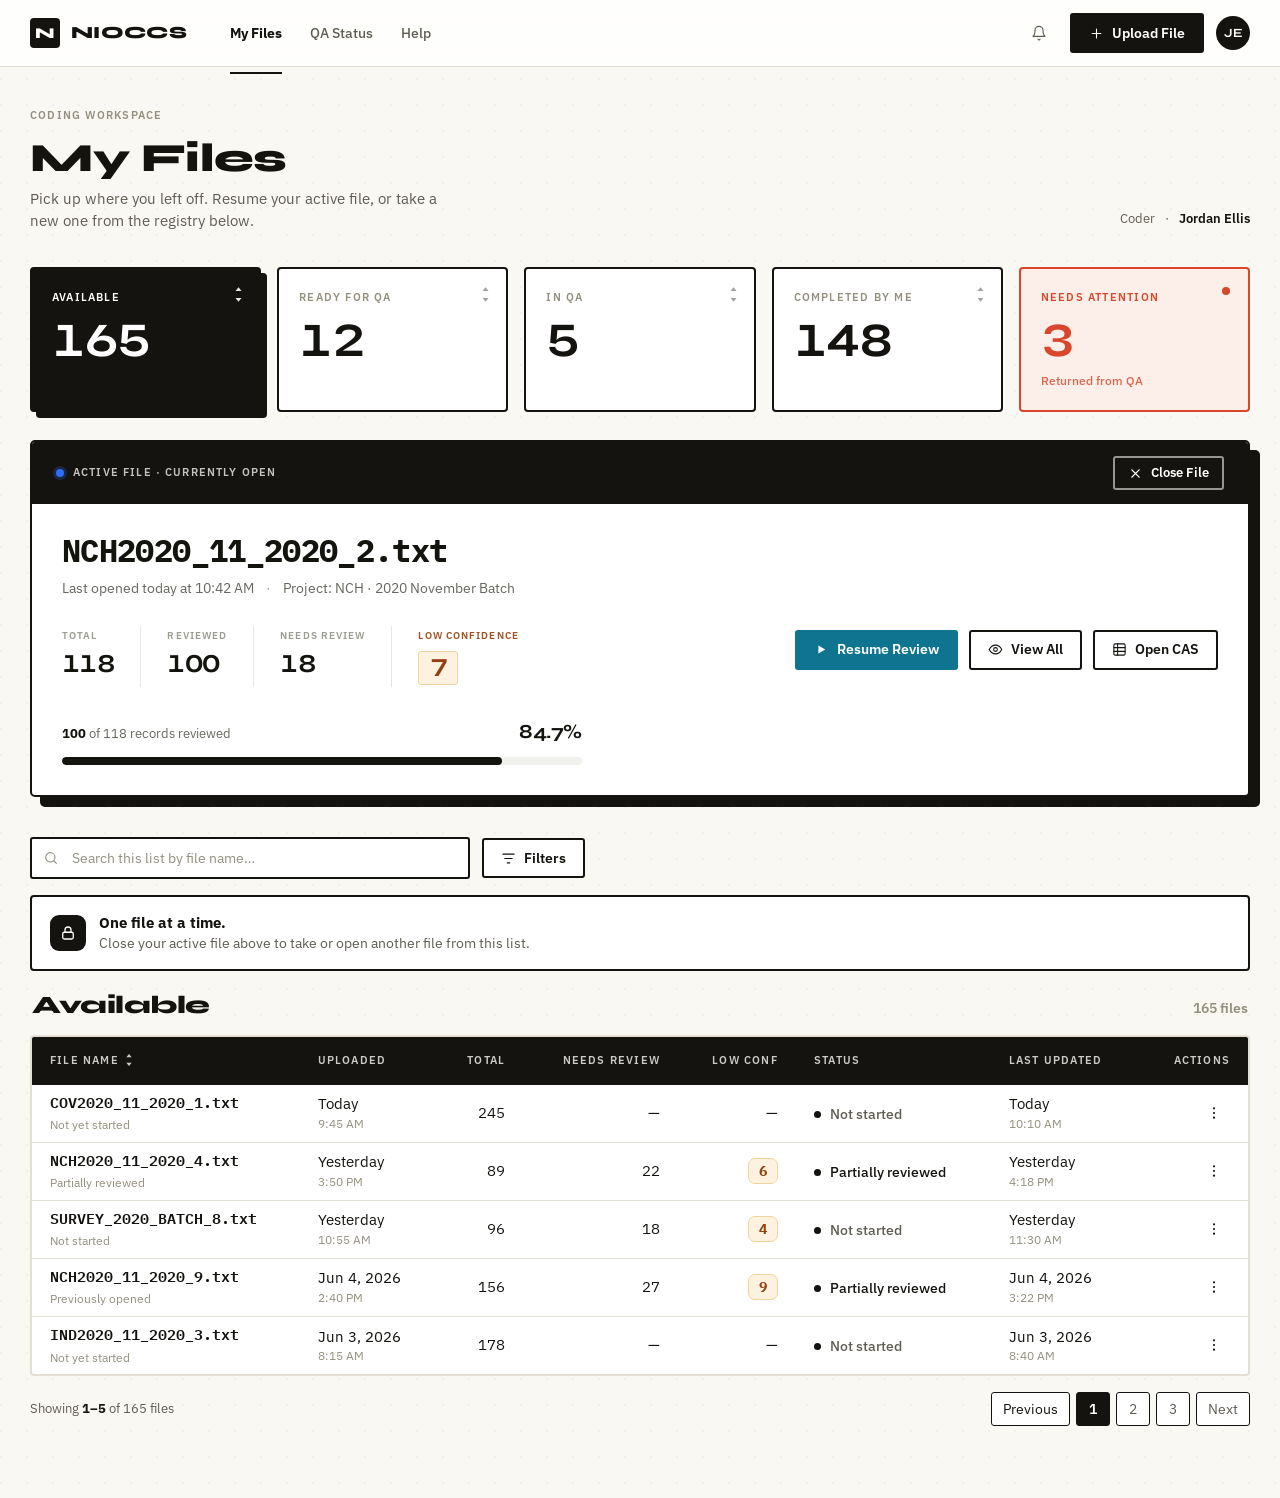
<file: dashboard-v4.html>
<!DOCTYPE html>
<html lang="en">
<head>
  <meta charset="UTF-8" />
  <meta name="viewport" content="width=device-width, initial-scale=1.0" />
  <title>NIOCCS — My Files · V4 Ink</title>
  <link rel="preconnect" href="https://fonts.googleapis.com" />
  <link rel="preconnect" href="https://fonts.gstatic.com" crossorigin />
  <link rel="stylesheet" href="css/base.css" />
  <link rel="stylesheet" href="css/theme-v4.css" />
</head>
<body class="theme-v4">

  <!-- ── SVG icon sprite ─────────────────────────────────────── -->
  <svg width="0" height="0" style="position:absolute" aria-hidden="true">
    <symbol id="i-search" viewBox="0 0 24 24"><circle cx="11" cy="11" r="7"/><path d="m20 20-3.5-3.5"/></symbol>
    <symbol id="i-filter" viewBox="0 0 24 24"><path d="M3 5h18M6 12h12M10 19h4"/></symbol>
    <symbol id="i-plus" viewBox="0 0 24 24"><path d="M12 5v14M5 12h14"/></symbol>
    <symbol id="i-lock" viewBox="0 0 24 24"><rect x="5" y="11" width="14" height="9" rx="2"/><path d="M8 11V8a4 4 0 0 1 8 0v3"/></symbol>
    <symbol id="i-play" viewBox="0 0 24 24"><path d="M7 5.5v13l11-6.5z" fill="currentColor" stroke="none"/></symbol>
    <symbol id="i-eye" viewBox="0 0 24 24"><path d="M2 12s3.5-7 10-7 10 7 10 7-3.5 7-10 7-10-7-10-7z"/><circle cx="12" cy="12" r="3"/></symbol>
    <symbol id="i-grid" viewBox="0 0 24 24"><rect x="3" y="3" width="18" height="18" rx="2"/><path d="M3 9h18M3 15h18M9 3v18"/></symbol>
    <symbol id="i-x" viewBox="0 0 24 24"><path d="M6 6l12 12M18 6 6 18"/></symbol>
    <symbol id="i-kebab" viewBox="0 0 24 24"><circle cx="12" cy="5" r="1.6" fill="currentColor" stroke="none"/><circle cx="12" cy="12" r="1.6" fill="currentColor" stroke="none"/><circle cx="12" cy="19" r="1.6" fill="currentColor" stroke="none"/></symbol>
    <symbol id="i-caret-up" viewBox="0 0 12 12"><path d="M6 3 2 8h8z" fill="currentColor" stroke="none"/></symbol>
    <symbol id="i-caret-down" viewBox="0 0 12 12"><path d="M6 9 2 4h8z" fill="currentColor" stroke="none"/></symbol>
    <symbol id="i-bell" viewBox="0 0 24 24"><path d="M18 8a6 6 0 0 0-12 0c0 7-3 9-3 9h18s-3-2-3-9"/><path d="M10.5 21a1.5 1.5 0 0 0 3 0"/></symbol>
  </svg>

  <!-- ── App bar ─────────────────────────────────────────────── -->
  <header class="appbar">
    <div class="appbar-inner">
      <div class="brand">
        <div class="brand-id">
          <div class="brand-mark">N</div>
          <span class="brand-name">NIOCCS</span>
        </div>
        <nav class="nav">
          <a href="#" class="nav-link is-active">My Files</a>
          <a href="#" class="nav-link">QA Status</a>
          <a href="#" class="nav-link">Help</a>
        </nav>
      </div>
      <div class="appbar-right">
        <button class="icon-btn" title="Notifications"><svg class="icon" aria-hidden="true"><use href="#i-bell"/></svg></button>
        <button class="btn btn-dark"><svg class="icon" aria-hidden="true"><use href="#i-plus"/></svg> Upload File</button>
        <div class="avatar">JE</div>
      </div>
    </div>
  </header>

  <main class="page">

    <!-- Page header -->
    <div class="page-head">
      <div>
        <p class="eyebrow">Coding Workspace</p>
        <h1 class="page-title">My Files</h1>
        <p class="page-sub">Pick up where you left off. Resume your active file, or take a new one from the registry below.</p>
      </div>
      <div class="page-head-meta">
        <span>Coder</span> · <b>Jordan Ellis</b>
      </div>
    </div>

    <!-- KPI strip — clickable filters -->
    <section class="kpis" aria-label="Filter files by status">
      <div class="kpi is-selected" data-bucket="available" role="button" tabindex="0" aria-pressed="true">
        <span class="kpi-pick"><svg viewBox="0 0 12 12"><use href="#i-caret-up"/></svg><svg viewBox="0 0 12 12"><use href="#i-caret-down"/></svg></span>
        <span class="kpi-label">Available</span>
        <span class="kpi-value">165</span>
      </div>
      <div class="kpi" data-bucket="ready-qa" role="button" tabindex="0" aria-pressed="false">
        <span class="kpi-pick"><svg viewBox="0 0 12 12"><use href="#i-caret-up"/></svg><svg viewBox="0 0 12 12"><use href="#i-caret-down"/></svg></span>
        <span class="kpi-label">Ready for QA</span>
        <span class="kpi-value">12</span>
      </div>
      <div class="kpi" data-bucket="in-qa" role="button" tabindex="0" aria-pressed="false">
        <span class="kpi-pick"><svg viewBox="0 0 12 12"><use href="#i-caret-up"/></svg><svg viewBox="0 0 12 12"><use href="#i-caret-down"/></svg></span>
        <span class="kpi-label">In QA</span>
        <span class="kpi-value">5</span>
      </div>
      <div class="kpi" data-bucket="completed" role="button" tabindex="0" aria-pressed="false">
        <span class="kpi-pick"><svg viewBox="0 0 12 12"><use href="#i-caret-up"/></svg><svg viewBox="0 0 12 12"><use href="#i-caret-down"/></svg></span>
        <span class="kpi-label">Completed by Me</span>
        <span class="kpi-value">148</span>
      </div>
      <div class="kpi kpi--alert" data-bucket="attention" role="button" tabindex="0" aria-pressed="false">
        <span class="kpi-flag"></span>
        <span class="kpi-label">Needs Attention</span>
        <span class="kpi-value">3</span>
        <span class="kpi-sub">Returned from QA</span>
      </div>
    </section>

    <!-- Active file panel -->
    <section class="active-file" aria-label="Active file">
      <div class="af-bar">
        <span class="af-badge"><span class="af-dot"></span> Active File · Currently Open</span>
        <button class="btn btn-sm"><svg class="icon icon-sm" aria-hidden="true"><use href="#i-x"/></svg> Close File</button>
      </div>
      <div class="af-body">
        <div class="af-main">
          <h2 class="af-name">NCH2020_11_2020_2.txt</h2>
          <p class="af-meta">Last opened today at 10:42 AM <span class="sep">·</span> Project: NCH · 2020 November Batch</p>

          <div class="af-metrics">
            <div class="metric">
              <span class="metric-label">Total</span>
              <span class="metric-value">118</span>
            </div>
            <div class="metric">
              <span class="metric-label">Reviewed</span>
              <span class="metric-value">100</span>
            </div>
            <div class="metric">
              <span class="metric-label">Needs Review</span>
              <span class="metric-value">18</span>
            </div>
            <div class="metric metric-low">
              <span class="metric-label">Low Confidence</span>
              <span class="metric-value"><span class="badge-count">7</span></span>
            </div>
          </div>

          <div class="af-progress">
            <div class="progress-head">
              <span><b>100</b> of 118 records reviewed</span>
              <span class="pct">84.7%</span>
            </div>
            <div class="progress-track"><div class="progress-fill" style="width:84.7%"></div></div>
          </div>
        </div>

        <div class="af-actions">
          <button class="btn btn-primary"><svg class="icon" aria-hidden="true"><use href="#i-play"/></svg> Resume Review</button>
          <button class="btn"><svg class="icon" aria-hidden="true"><use href="#i-eye"/></svg> View All</button>
          <button class="btn"><svg class="icon" aria-hidden="true"><use href="#i-grid"/></svg> Open CAS</button>
        </div>
      </div>
    </section>

    <!-- Registry -->
    <section class="registry" aria-label="File registry">
      <div class="toolbar">
        <div class="search">
          <svg class="icon" aria-hidden="true"><use href="#i-search"/></svg>
          <input id="search" class="search-input" type="text" placeholder="Search this list by file name…" />
        </div>
        <button class="btn"><svg class="icon" aria-hidden="true"><use href="#i-filter"/></svg> Filters</button>
      </div>

      <div class="notice">
        <span class="notice-badge"><svg class="icon" aria-hidden="true"><use href="#i-lock"/></svg></span>
        <div class="notice-text">
          <b>One file at a time.</b>
          <span>Close your active file above to take or open another file from this list.</span>
        </div>
      </div>

      <!-- current filter — belongs to the table, sits directly above it -->
      <div class="table-head">
        <h2 class="table-title" id="reg-label">Available</h2>
        <span class="table-count" id="reg-count">165 files</span>
      </div>

      <div class="table-wrap">
        <table class="data">
          <thead>
            <tr>
              <th style="width:22%"><span class="th-sort">File Name <span class="carets"><svg viewBox="0 0 12 12"><use href="#i-caret-up"/></svg><svg viewBox="0 0 12 12"><use href="#i-caret-down"/></svg></span></span></th>
              <th>Uploaded</th>
              <th class="u-right">Total</th>
              <th class="u-right">Needs Review</th>
              <th class="u-right">Low Conf</th>
              <th>Status</th>
              <th>Last Updated</th>
              <th class="u-right">Actions</th>
            </tr>
          </thead>
          <tbody id="file-rows"><!-- rendered by js/app.js --></tbody>
        </table>
      </div>

      <div class="pagination">
        <span class="page-info" id="page-info">Showing <b>1–5</b> of 165 files</span>
        <div class="pager">
          <button class="pager-btn is-disabled">Previous</button>
          <button class="pager-btn is-active">1</button>
          <button class="pager-btn">2</button>
          <button class="pager-btn">3</button>
          <button class="pager-btn">Next</button>
        </div>
      </div>
    </section>

  </main>

  <script src="js/app.js"></script>
</body>
</html>
</file>
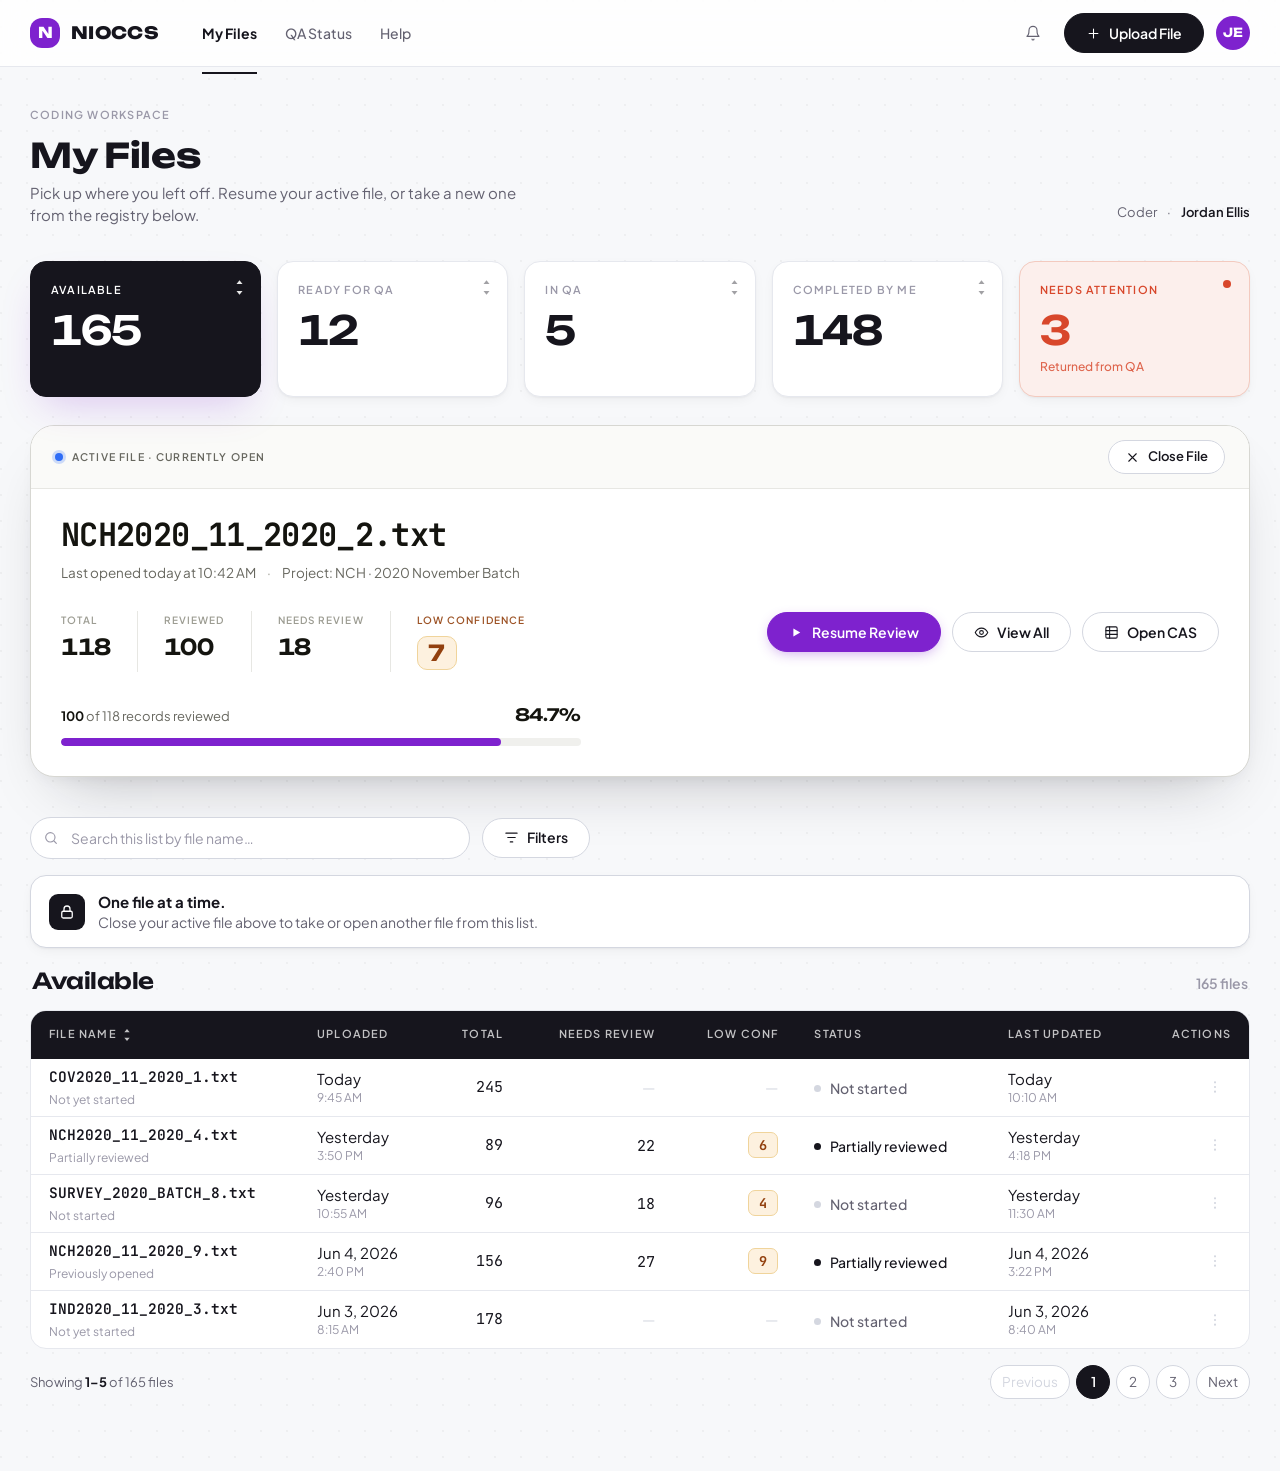
<file: dashboard-v5.html>
<!DOCTYPE html>
<html lang="en">
<head>
  <meta charset="UTF-8" />
  <meta name="viewport" content="width=device-width, initial-scale=1.0" />
  <title>NIOCCS — My Files · V5 Bold</title>
  <link rel="preconnect" href="https://fonts.googleapis.com" />
  <link rel="preconnect" href="https://fonts.gstatic.com" crossorigin />
  <link rel="stylesheet" href="css/base.css" />
  <link rel="stylesheet" href="css/theme-v5.css" />
</head>
<body class="theme-v5">

  <!-- ── SVG icon sprite ─────────────────────────────────────── -->
  <svg width="0" height="0" style="position:absolute" aria-hidden="true">
    <symbol id="i-search" viewBox="0 0 24 24"><circle cx="11" cy="11" r="7"/><path d="m20 20-3.5-3.5"/></symbol>
    <symbol id="i-filter" viewBox="0 0 24 24"><path d="M3 5h18M6 12h12M10 19h4"/></symbol>
    <symbol id="i-plus" viewBox="0 0 24 24"><path d="M12 5v14M5 12h14"/></symbol>
    <symbol id="i-lock" viewBox="0 0 24 24"><rect x="5" y="11" width="14" height="9" rx="2"/><path d="M8 11V8a4 4 0 0 1 8 0v3"/></symbol>
    <symbol id="i-play" viewBox="0 0 24 24"><path d="M7 5.5v13l11-6.5z" fill="currentColor" stroke="none"/></symbol>
    <symbol id="i-eye" viewBox="0 0 24 24"><path d="M2 12s3.5-7 10-7 10 7 10 7-3.5 7-10 7-10-7-10-7z"/><circle cx="12" cy="12" r="3"/></symbol>
    <symbol id="i-grid" viewBox="0 0 24 24"><rect x="3" y="3" width="18" height="18" rx="2"/><path d="M3 9h18M3 15h18M9 3v18"/></symbol>
    <symbol id="i-x" viewBox="0 0 24 24"><path d="M6 6l12 12M18 6 6 18"/></symbol>
    <symbol id="i-kebab" viewBox="0 0 24 24"><circle cx="12" cy="5" r="1.6" fill="currentColor" stroke="none"/><circle cx="12" cy="12" r="1.6" fill="currentColor" stroke="none"/><circle cx="12" cy="19" r="1.6" fill="currentColor" stroke="none"/></symbol>
    <symbol id="i-caret-up" viewBox="0 0 12 12"><path d="M6 3 2 8h8z" fill="currentColor" stroke="none"/></symbol>
    <symbol id="i-caret-down" viewBox="0 0 12 12"><path d="M6 9 2 4h8z" fill="currentColor" stroke="none"/></symbol>
    <symbol id="i-bell" viewBox="0 0 24 24"><path d="M18 8a6 6 0 0 0-12 0c0 7-3 9-3 9h18s-3-2-3-9"/><path d="M10.5 21a1.5 1.5 0 0 0 3 0"/></symbol>
  </svg>

  <!-- ── App bar ─────────────────────────────────────────────── -->
  <header class="appbar">
    <div class="appbar-inner">
      <div class="brand">
        <div class="brand-id">
          <div class="brand-mark">N</div>
          <span class="brand-name">NIOCCS</span>
        </div>
        <nav class="nav">
          <a href="#" class="nav-link is-active">My Files</a>
          <a href="#" class="nav-link">QA Status</a>
          <a href="#" class="nav-link">Help</a>
        </nav>
      </div>
      <div class="appbar-right">
        <button class="icon-btn" title="Notifications"><svg class="icon" aria-hidden="true"><use href="#i-bell"/></svg></button>
        <button class="btn btn-dark"><svg class="icon" aria-hidden="true"><use href="#i-plus"/></svg> Upload File</button>
        <div class="avatar">JE</div>
      </div>
    </div>
  </header>

  <main class="page">

    <!-- Page header -->
    <div class="page-head">
      <div>
        <p class="eyebrow">Coding Workspace</p>
        <h1 class="page-title">My Files</h1>
        <p class="page-sub">Pick up where you left off. Resume your active file, or take a new one from the registry below.</p>
      </div>
      <div class="page-head-meta">
        <span>Coder</span> · <b>Jordan Ellis</b>
      </div>
    </div>

    <!-- KPI strip — clickable filters -->
    <section class="kpis" aria-label="Filter files by status">
      <div class="kpi is-selected" data-bucket="available" role="button" tabindex="0" aria-pressed="true">
        <span class="kpi-pick"><svg viewBox="0 0 12 12"><use href="#i-caret-up"/></svg><svg viewBox="0 0 12 12"><use href="#i-caret-down"/></svg></span>
        <span class="kpi-label">Available</span>
        <span class="kpi-value">165</span>
      </div>
      <div class="kpi" data-bucket="ready-qa" role="button" tabindex="0" aria-pressed="false">
        <span class="kpi-pick"><svg viewBox="0 0 12 12"><use href="#i-caret-up"/></svg><svg viewBox="0 0 12 12"><use href="#i-caret-down"/></svg></span>
        <span class="kpi-label">Ready for QA</span>
        <span class="kpi-value">12</span>
      </div>
      <div class="kpi" data-bucket="in-qa" role="button" tabindex="0" aria-pressed="false">
        <span class="kpi-pick"><svg viewBox="0 0 12 12"><use href="#i-caret-up"/></svg><svg viewBox="0 0 12 12"><use href="#i-caret-down"/></svg></span>
        <span class="kpi-label">In QA</span>
        <span class="kpi-value">5</span>
      </div>
      <div class="kpi" data-bucket="completed" role="button" tabindex="0" aria-pressed="false">
        <span class="kpi-pick"><svg viewBox="0 0 12 12"><use href="#i-caret-up"/></svg><svg viewBox="0 0 12 12"><use href="#i-caret-down"/></svg></span>
        <span class="kpi-label">Completed by Me</span>
        <span class="kpi-value">148</span>
      </div>
      <div class="kpi kpi--alert" data-bucket="attention" role="button" tabindex="0" aria-pressed="false">
        <span class="kpi-flag"></span>
        <span class="kpi-label">Needs Attention</span>
        <span class="kpi-value">3</span>
        <span class="kpi-sub">Returned from QA</span>
      </div>
    </section>

    <!-- Active file panel -->
    <section class="active-file" aria-label="Active file">
      <div class="af-bar">
        <span class="af-badge"><span class="af-dot"></span> Active File · Currently Open</span>
        <button class="btn btn-sm"><svg class="icon icon-sm" aria-hidden="true"><use href="#i-x"/></svg> Close File</button>
      </div>
      <div class="af-body">
        <div class="af-main">
          <h2 class="af-name">NCH2020_11_2020_2.txt</h2>
          <p class="af-meta">Last opened today at 10:42 AM <span class="sep">·</span> Project: NCH · 2020 November Batch</p>

          <div class="af-metrics">
            <div class="metric">
              <span class="metric-label">Total</span>
              <span class="metric-value">118</span>
            </div>
            <div class="metric">
              <span class="metric-label">Reviewed</span>
              <span class="metric-value">100</span>
            </div>
            <div class="metric">
              <span class="metric-label">Needs Review</span>
              <span class="metric-value">18</span>
            </div>
            <div class="metric metric-low">
              <span class="metric-label">Low Confidence</span>
              <span class="metric-value"><span class="badge-count">7</span></span>
            </div>
          </div>

          <div class="af-progress">
            <div class="progress-head">
              <span><b>100</b> of 118 records reviewed</span>
              <span class="pct">84.7%</span>
            </div>
            <div class="progress-track"><div class="progress-fill" style="width:84.7%"></div></div>
          </div>
        </div>

        <div class="af-actions">
          <button class="btn btn-primary"><svg class="icon" aria-hidden="true"><use href="#i-play"/></svg> Resume Review</button>
          <button class="btn"><svg class="icon" aria-hidden="true"><use href="#i-eye"/></svg> View All</button>
          <button class="btn"><svg class="icon" aria-hidden="true"><use href="#i-grid"/></svg> Open CAS</button>
        </div>
      </div>
    </section>

    <!-- Registry -->
    <section class="registry" aria-label="File registry">
      <div class="toolbar">
        <div class="search">
          <svg class="icon" aria-hidden="true"><use href="#i-search"/></svg>
          <input id="search" class="search-input" type="text" placeholder="Search this list by file name…" />
        </div>
        <button class="btn"><svg class="icon" aria-hidden="true"><use href="#i-filter"/></svg> Filters</button>
      </div>

      <div class="notice">
        <span class="notice-badge"><svg class="icon" aria-hidden="true"><use href="#i-lock"/></svg></span>
        <div class="notice-text">
          <b>One file at a time.</b>
          <span>Close your active file above to take or open another file from this list.</span>
        </div>
      </div>

      <!-- current filter — belongs to the table, sits directly above it -->
      <div class="table-head">
        <h2 class="table-title" id="reg-label">Available</h2>
        <span class="table-count" id="reg-count">165 files</span>
      </div>

      <div class="table-wrap">
        <table class="data">
          <thead>
            <tr>
              <th style="width:22%"><span class="th-sort">File Name <span class="carets"><svg viewBox="0 0 12 12"><use href="#i-caret-up"/></svg><svg viewBox="0 0 12 12"><use href="#i-caret-down"/></svg></span></span></th>
              <th>Uploaded</th>
              <th class="u-right">Total</th>
              <th class="u-right">Needs Review</th>
              <th class="u-right">Low Conf</th>
              <th>Status</th>
              <th>Last Updated</th>
              <th class="u-right">Actions</th>
            </tr>
          </thead>
          <tbody id="file-rows"><!-- rendered by js/app.js --></tbody>
        </table>
      </div>

      <div class="pagination">
        <span class="page-info" id="page-info">Showing <b>1–5</b> of 165 files</span>
        <div class="pager">
          <button class="pager-btn is-disabled">Previous</button>
          <button class="pager-btn is-active">1</button>
          <button class="pager-btn">2</button>
          <button class="pager-btn">3</button>
          <button class="pager-btn">Next</button>
        </div>
      </div>
    </section>

  </main>

  <script src="js/app.js"></script>
</body>
</html>
</file>
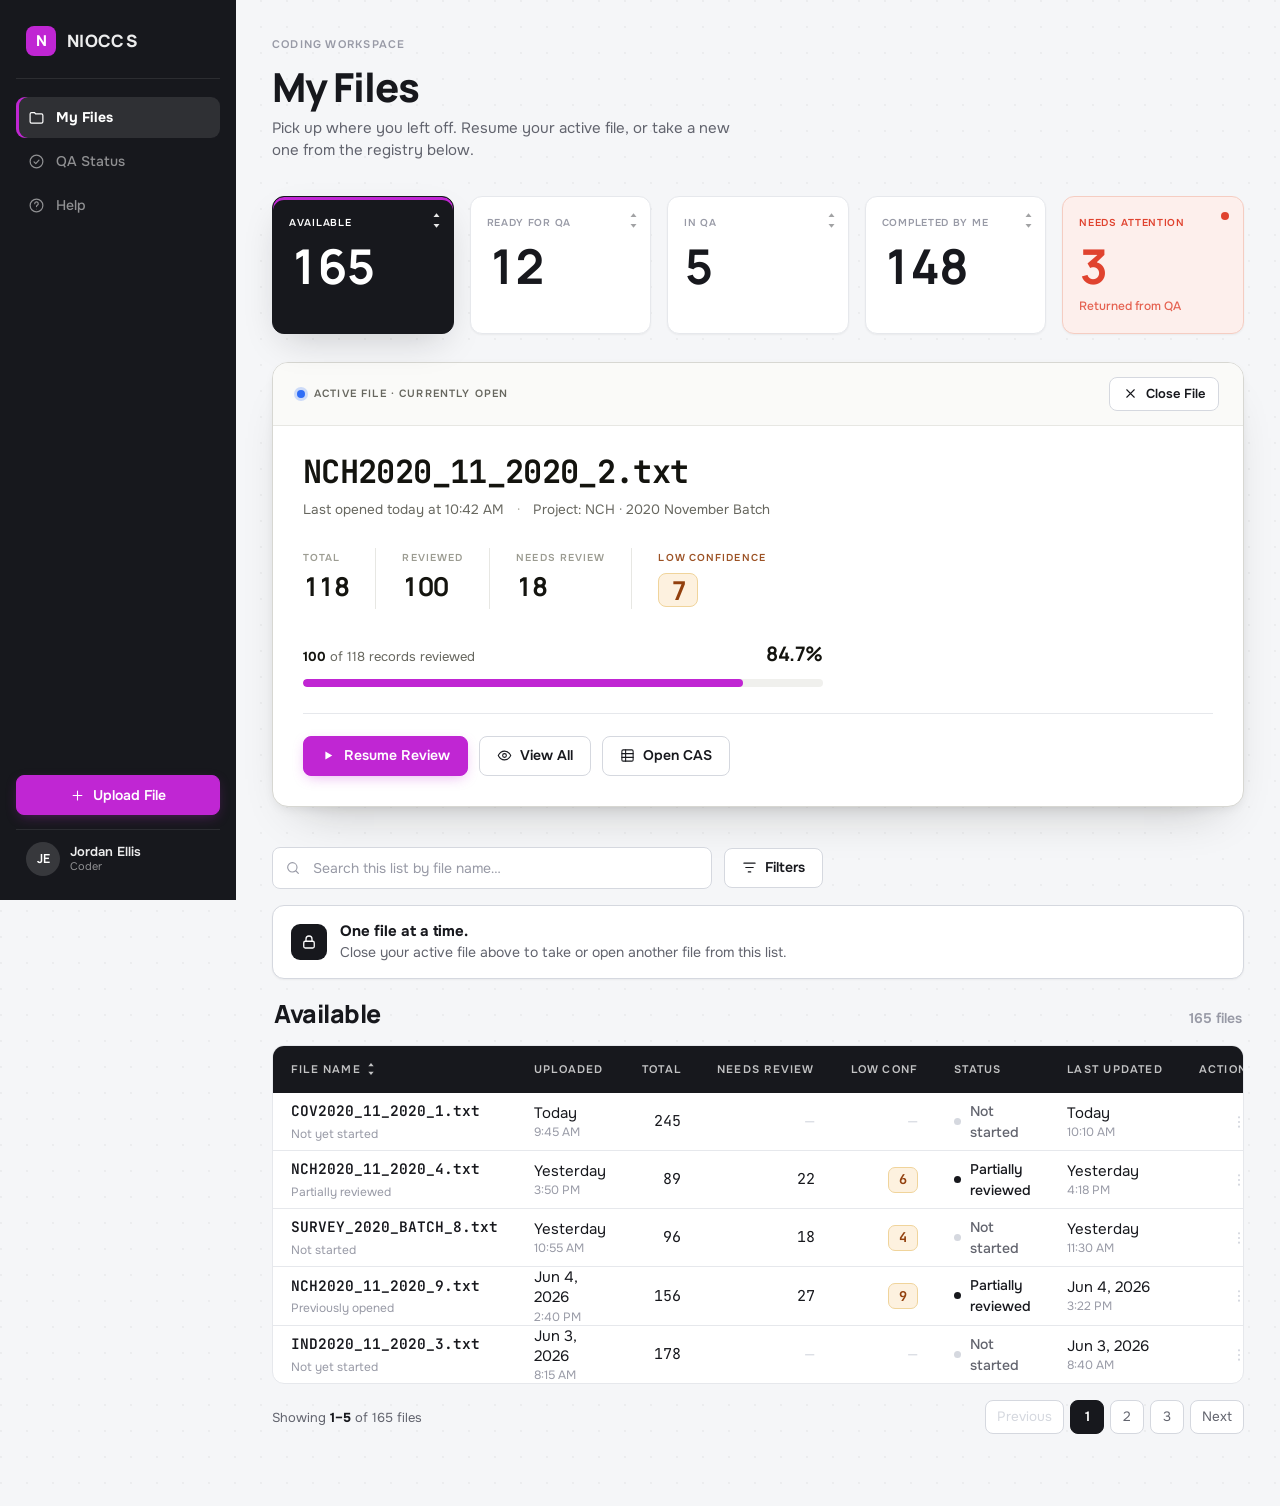
<file: dashboard-v6.html>
<!DOCTYPE html>
<html lang="en">
<head>
  <meta charset="UTF-8" />
  <meta name="viewport" content="width=device-width, initial-scale=1.0" />
  <title>NIOCCS — My Files · V6 Console</title>
  <link rel="preconnect" href="https://fonts.googleapis.com" />
  <link rel="preconnect" href="https://fonts.gstatic.com" crossorigin />
  <link rel="stylesheet" href="css/base.css" />
  <link rel="stylesheet" href="css/theme-v6.css" />
</head>
<body class="theme-v6">

  <!-- ── SVG icon sprite ─────────────────────────────────────── -->
  <svg width="0" height="0" style="position:absolute" aria-hidden="true">
    <symbol id="i-search" viewBox="0 0 24 24"><circle cx="11" cy="11" r="7"/><path d="m20 20-3.5-3.5"/></symbol>
    <symbol id="i-filter" viewBox="0 0 24 24"><path d="M3 5h18M6 12h12M10 19h4"/></symbol>
    <symbol id="i-plus" viewBox="0 0 24 24"><path d="M12 5v14M5 12h14"/></symbol>
    <symbol id="i-lock" viewBox="0 0 24 24"><rect x="5" y="11" width="14" height="9" rx="2"/><path d="M8 11V8a4 4 0 0 1 8 0v3"/></symbol>
    <symbol id="i-play" viewBox="0 0 24 24"><path d="M7 5.5v13l11-6.5z" fill="currentColor" stroke="none"/></symbol>
    <symbol id="i-eye" viewBox="0 0 24 24"><path d="M2 12s3.5-7 10-7 10 7 10 7-3.5 7-10 7-10-7-10-7z"/><circle cx="12" cy="12" r="3"/></symbol>
    <symbol id="i-grid" viewBox="0 0 24 24"><rect x="3" y="3" width="18" height="18" rx="2"/><path d="M3 9h18M3 15h18M9 3v18"/></symbol>
    <symbol id="i-x" viewBox="0 0 24 24"><path d="M6 6l12 12M18 6 6 18"/></symbol>
    <symbol id="i-kebab" viewBox="0 0 24 24"><circle cx="12" cy="5" r="1.6" fill="currentColor" stroke="none"/><circle cx="12" cy="12" r="1.6" fill="currentColor" stroke="none"/><circle cx="12" cy="19" r="1.6" fill="currentColor" stroke="none"/></symbol>
    <symbol id="i-caret-up" viewBox="0 0 12 12"><path d="M6 3 2 8h8z" fill="currentColor" stroke="none"/></symbol>
    <symbol id="i-caret-down" viewBox="0 0 12 12"><path d="M6 9 2 4h8z" fill="currentColor" stroke="none"/></symbol>
    <symbol id="i-files" viewBox="0 0 24 24"><path d="M3 7a2 2 0 0 1 2-2h4l2 2h8a2 2 0 0 1 2 2v9a2 2 0 0 1-2 2H5a2 2 0 0 1-2-2z"/></symbol>
    <symbol id="i-check-c" viewBox="0 0 24 24"><circle cx="12" cy="12" r="9"/><path d="m8.5 12.5 2.5 2.5 4.5-5"/></symbol>
    <symbol id="i-help" viewBox="0 0 24 24"><circle cx="12" cy="12" r="9"/><path d="M9.5 9.5a2.5 2.5 0 1 1 3.4 2.3c-.8.3-.9 1-.9 1.7"/><circle cx="12" cy="17" r=".5" fill="currentColor" stroke="none"/></symbol>
    <symbol id="i-bell" viewBox="0 0 24 24"><path d="M18 8a6 6 0 0 0-12 0c0 7-3 9-3 9h18s-3-2-3-9"/><path d="M10.5 21a1.5 1.5 0 0 0 3 0"/></symbol>
  </svg>

  <!-- ── Sidebar ─────────────────────────────────────────────── -->
  <aside class="sidebar">
    <div class="side-brand">
      <div class="brand-mark">N</div>
      <span class="brand-name">NIOCCS</span>
    </div>
    <nav class="side-nav">
      <a href="#" class="side-link is-active"><svg class="icon" aria-hidden="true"><use href="#i-files"/></svg> My Files</a>
      <a href="#" class="side-link"><svg class="icon" aria-hidden="true"><use href="#i-check-c"/></svg> QA Status</a>
      <a href="#" class="side-link"><svg class="icon" aria-hidden="true"><use href="#i-help"/></svg> Help</a>
    </nav>
    <div class="side-spacer"></div>
    <div class="side-upload">
      <button class="btn btn-primary"><svg class="icon" aria-hidden="true"><use href="#i-plus"/></svg> Upload File</button>
    </div>
    <div class="side-user">
      <div class="avatar">JE</div>
      <div class="side-user-meta">
        <span class="side-user-name">Jordan Ellis</span>
        <span class="side-user-role">Coder</span>
      </div>
    </div>
  </aside>

  <div class="main">

  <main class="page">

    <!-- Page header -->
    <div class="page-head">
      <div>
        <p class="eyebrow">Coding Workspace</p>
        <h1 class="page-title">My Files</h1>
        <p class="page-sub">Pick up where you left off. Resume your active file, or take a new one from the registry below.</p>
      </div>
    </div>

    <!-- KPI strip — clickable filters -->
    <section class="kpis" aria-label="Filter files by status">
      <div class="kpi is-selected" data-bucket="available" role="button" tabindex="0" aria-pressed="true">
        <span class="kpi-pick"><svg viewBox="0 0 12 12"><use href="#i-caret-up"/></svg><svg viewBox="0 0 12 12"><use href="#i-caret-down"/></svg></span>
        <span class="kpi-label">Available</span>
        <span class="kpi-value">165</span>
      </div>
      <div class="kpi" data-bucket="ready-qa" role="button" tabindex="0" aria-pressed="false">
        <span class="kpi-pick"><svg viewBox="0 0 12 12"><use href="#i-caret-up"/></svg><svg viewBox="0 0 12 12"><use href="#i-caret-down"/></svg></span>
        <span class="kpi-label">Ready for QA</span>
        <span class="kpi-value">12</span>
      </div>
      <div class="kpi" data-bucket="in-qa" role="button" tabindex="0" aria-pressed="false">
        <span class="kpi-pick"><svg viewBox="0 0 12 12"><use href="#i-caret-up"/></svg><svg viewBox="0 0 12 12"><use href="#i-caret-down"/></svg></span>
        <span class="kpi-label">In QA</span>
        <span class="kpi-value">5</span>
      </div>
      <div class="kpi" data-bucket="completed" role="button" tabindex="0" aria-pressed="false">
        <span class="kpi-pick"><svg viewBox="0 0 12 12"><use href="#i-caret-up"/></svg><svg viewBox="0 0 12 12"><use href="#i-caret-down"/></svg></span>
        <span class="kpi-label">Completed by Me</span>
        <span class="kpi-value">148</span>
      </div>
      <div class="kpi kpi--alert" data-bucket="attention" role="button" tabindex="0" aria-pressed="false">
        <span class="kpi-flag"></span>
        <span class="kpi-label">Needs Attention</span>
        <span class="kpi-value">3</span>
        <span class="kpi-sub">Returned from QA</span>
      </div>
    </section>

    <!-- Active file panel -->
    <section class="active-file" aria-label="Active file">
      <div class="af-bar">
        <span class="af-badge"><span class="af-dot"></span> Active File · Currently Open</span>
        <button class="btn btn-sm"><svg class="icon icon-sm" aria-hidden="true"><use href="#i-x"/></svg> Close File</button>
      </div>
      <div class="af-body">
        <div class="af-main">
          <h2 class="af-name">NCH2020_11_2020_2.txt</h2>
          <p class="af-meta">Last opened today at 10:42 AM <span class="sep">·</span> Project: NCH · 2020 November Batch</p>

          <div class="af-metrics">
            <div class="metric">
              <span class="metric-label">Total</span>
              <span class="metric-value">118</span>
            </div>
            <div class="metric">
              <span class="metric-label">Reviewed</span>
              <span class="metric-value">100</span>
            </div>
            <div class="metric">
              <span class="metric-label">Needs Review</span>
              <span class="metric-value">18</span>
            </div>
            <div class="metric metric-low">
              <span class="metric-label">Low Confidence</span>
              <span class="metric-value"><span class="badge-count">7</span></span>
            </div>
          </div>

          <div class="af-progress">
            <div class="progress-head">
              <span><b>100</b> of 118 records reviewed</span>
              <span class="pct">84.7%</span>
            </div>
            <div class="progress-track"><div class="progress-fill" style="width:84.7%"></div></div>
          </div>
        </div>

        <div class="af-actions">
          <button class="btn btn-primary"><svg class="icon" aria-hidden="true"><use href="#i-play"/></svg> Resume Review</button>
          <button class="btn"><svg class="icon" aria-hidden="true"><use href="#i-eye"/></svg> View All</button>
          <button class="btn"><svg class="icon" aria-hidden="true"><use href="#i-grid"/></svg> Open CAS</button>
        </div>
      </div>
    </section>

    <!-- Registry -->
    <section class="registry" aria-label="File registry">
      <div class="toolbar">
        <div class="search">
          <svg class="icon" aria-hidden="true"><use href="#i-search"/></svg>
          <input id="search" class="search-input" type="text" placeholder="Search this list by file name…" />
        </div>
        <button class="btn"><svg class="icon" aria-hidden="true"><use href="#i-filter"/></svg> Filters</button>
      </div>

      <div class="notice">
        <span class="notice-badge"><svg class="icon" aria-hidden="true"><use href="#i-lock"/></svg></span>
        <div class="notice-text">
          <b>One file at a time.</b>
          <span>Close your active file above to take or open another file from this list.</span>
        </div>
      </div>

      <!-- current filter — belongs to the table, sits directly above it -->
      <div class="table-head">
        <h2 class="table-title" id="reg-label">Available</h2>
        <span class="table-count" id="reg-count">165 files</span>
      </div>

      <div class="table-wrap">
        <table class="data">
          <thead>
            <tr>
              <th style="width:22%"><span class="th-sort">File Name <span class="carets"><svg viewBox="0 0 12 12"><use href="#i-caret-up"/></svg><svg viewBox="0 0 12 12"><use href="#i-caret-down"/></svg></span></span></th>
              <th>Uploaded</th>
              <th class="u-right">Total</th>
              <th class="u-right">Needs Review</th>
              <th class="u-right">Low Conf</th>
              <th>Status</th>
              <th>Last Updated</th>
              <th class="u-right">Actions</th>
            </tr>
          </thead>
          <tbody id="file-rows"><!-- rendered by js/app.js --></tbody>
        </table>
      </div>

      <div class="pagination">
        <span class="page-info" id="page-info">Showing <b>1–5</b> of 165 files</span>
        <div class="pager">
          <button class="pager-btn is-disabled">Previous</button>
          <button class="pager-btn is-active">1</button>
          <button class="pager-btn">2</button>
          <button class="pager-btn">3</button>
          <button class="pager-btn">Next</button>
        </div>
      </div>
    </section>

  </main>

  </div><!-- /.main -->

  <script src="js/app.js"></script>
</body>
</html>
</file>
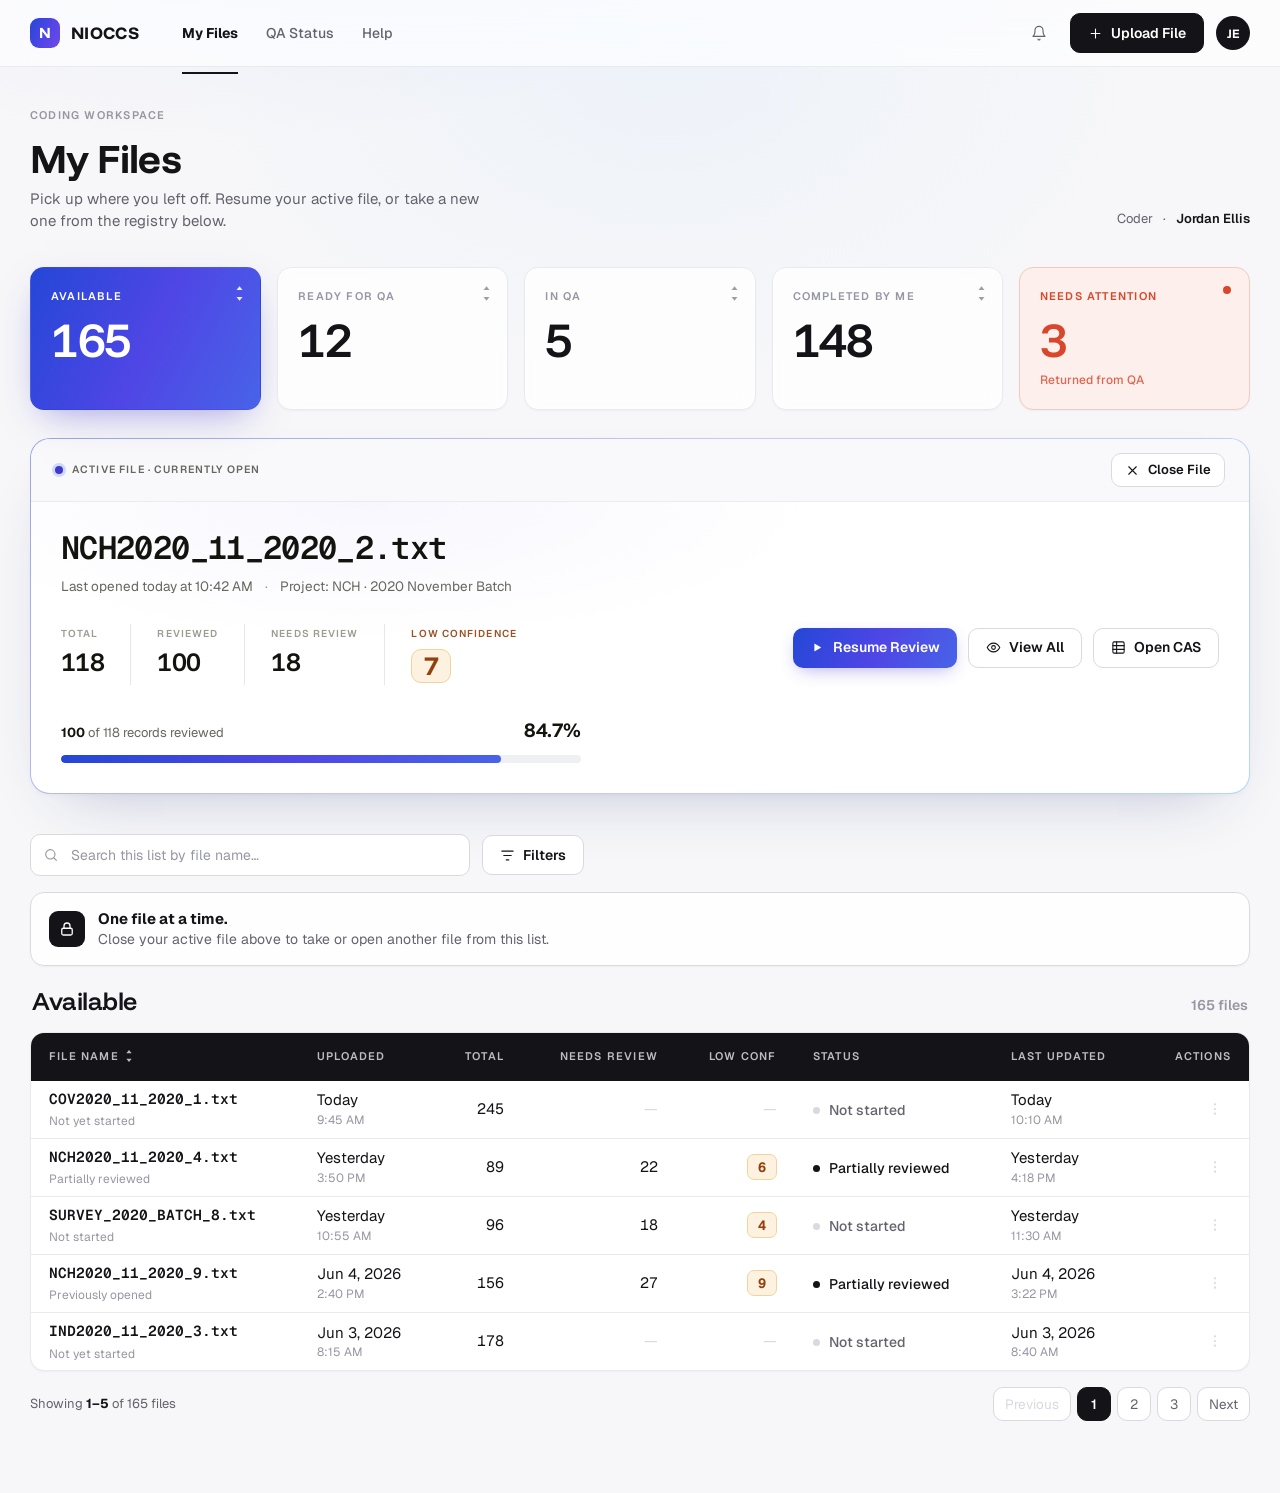
<file: dashboard-v7.html>
<!DOCTYPE html>
<html lang="en">
<head>
  <meta charset="UTF-8" />
  <meta name="viewport" content="width=device-width, initial-scale=1.0" />
  <title>NIOCCS — My Files · V7 Atmosphere</title>
  <link rel="preconnect" href="https://fonts.googleapis.com" />
  <link rel="preconnect" href="https://fonts.gstatic.com" crossorigin />
  <link rel="stylesheet" href="css/base.css" />
  <link rel="stylesheet" href="css/theme-v7.css" />
</head>
<body class="theme-v7">

  <!-- ── SVG icon sprite ─────────────────────────────────────── -->
  <svg width="0" height="0" style="position:absolute" aria-hidden="true">
    <symbol id="i-search" viewBox="0 0 24 24"><circle cx="11" cy="11" r="7"/><path d="m20 20-3.5-3.5"/></symbol>
    <symbol id="i-filter" viewBox="0 0 24 24"><path d="M3 5h18M6 12h12M10 19h4"/></symbol>
    <symbol id="i-plus" viewBox="0 0 24 24"><path d="M12 5v14M5 12h14"/></symbol>
    <symbol id="i-lock" viewBox="0 0 24 24"><rect x="5" y="11" width="14" height="9" rx="2"/><path d="M8 11V8a4 4 0 0 1 8 0v3"/></symbol>
    <symbol id="i-play" viewBox="0 0 24 24"><path d="M7 5.5v13l11-6.5z" fill="currentColor" stroke="none"/></symbol>
    <symbol id="i-eye" viewBox="0 0 24 24"><path d="M2 12s3.5-7 10-7 10 7 10 7-3.5 7-10 7-10-7-10-7z"/><circle cx="12" cy="12" r="3"/></symbol>
    <symbol id="i-grid" viewBox="0 0 24 24"><rect x="3" y="3" width="18" height="18" rx="2"/><path d="M3 9h18M3 15h18M9 3v18"/></symbol>
    <symbol id="i-x" viewBox="0 0 24 24"><path d="M6 6l12 12M18 6 6 18"/></symbol>
    <symbol id="i-kebab" viewBox="0 0 24 24"><circle cx="12" cy="5" r="1.6" fill="currentColor" stroke="none"/><circle cx="12" cy="12" r="1.6" fill="currentColor" stroke="none"/><circle cx="12" cy="19" r="1.6" fill="currentColor" stroke="none"/></symbol>
    <symbol id="i-caret-up" viewBox="0 0 12 12"><path d="M6 3 2 8h8z" fill="currentColor" stroke="none"/></symbol>
    <symbol id="i-caret-down" viewBox="0 0 12 12"><path d="M6 9 2 4h8z" fill="currentColor" stroke="none"/></symbol>
    <symbol id="i-bell" viewBox="0 0 24 24"><path d="M18 8a6 6 0 0 0-12 0c0 7-3 9-3 9h18s-3-2-3-9"/><path d="M10.5 21a1.5 1.5 0 0 0 3 0"/></symbol>
  </svg>

  <!-- ── App bar ─────────────────────────────────────────────── -->
  <header class="appbar">
    <div class="appbar-inner">
      <div class="brand">
        <div class="brand-id">
          <div class="brand-mark">N</div>
          <span class="brand-name">NIOCCS</span>
        </div>
        <nav class="nav">
          <a href="#" class="nav-link is-active">My Files</a>
          <a href="#" class="nav-link">QA Status</a>
          <a href="#" class="nav-link">Help</a>
        </nav>
      </div>
      <div class="appbar-right">
        <button class="icon-btn" title="Notifications"><svg class="icon" aria-hidden="true"><use href="#i-bell"/></svg></button>
        <button class="btn btn-dark"><svg class="icon" aria-hidden="true"><use href="#i-plus"/></svg> Upload File</button>
        <div class="avatar">JE</div>
      </div>
    </div>
  </header>

  <main class="page">

    <!-- Page header -->
    <div class="page-head">
      <div>
        <p class="eyebrow">Coding Workspace</p>
        <h1 class="page-title">My Files</h1>
        <p class="page-sub">Pick up where you left off. Resume your active file, or take a new one from the registry below.</p>
      </div>
      <div class="page-head-meta">
        <span>Coder</span> · <b>Jordan Ellis</b>
      </div>
    </div>

    <!-- KPI strip — clickable filters -->
    <section class="kpis" aria-label="Filter files by status">
      <div class="kpi is-selected" data-bucket="available" role="button" tabindex="0" aria-pressed="true">
        <span class="kpi-pick"><svg viewBox="0 0 12 12"><use href="#i-caret-up"/></svg><svg viewBox="0 0 12 12"><use href="#i-caret-down"/></svg></span>
        <span class="kpi-label">Available</span>
        <span class="kpi-value">165</span>
      </div>
      <div class="kpi" data-bucket="ready-qa" role="button" tabindex="0" aria-pressed="false">
        <span class="kpi-pick"><svg viewBox="0 0 12 12"><use href="#i-caret-up"/></svg><svg viewBox="0 0 12 12"><use href="#i-caret-down"/></svg></span>
        <span class="kpi-label">Ready for QA</span>
        <span class="kpi-value">12</span>
      </div>
      <div class="kpi" data-bucket="in-qa" role="button" tabindex="0" aria-pressed="false">
        <span class="kpi-pick"><svg viewBox="0 0 12 12"><use href="#i-caret-up"/></svg><svg viewBox="0 0 12 12"><use href="#i-caret-down"/></svg></span>
        <span class="kpi-label">In QA</span>
        <span class="kpi-value">5</span>
      </div>
      <div class="kpi" data-bucket="completed" role="button" tabindex="0" aria-pressed="false">
        <span class="kpi-pick"><svg viewBox="0 0 12 12"><use href="#i-caret-up"/></svg><svg viewBox="0 0 12 12"><use href="#i-caret-down"/></svg></span>
        <span class="kpi-label">Completed by Me</span>
        <span class="kpi-value">148</span>
      </div>
      <div class="kpi kpi--alert" data-bucket="attention" role="button" tabindex="0" aria-pressed="false">
        <span class="kpi-flag"></span>
        <span class="kpi-label">Needs Attention</span>
        <span class="kpi-value">3</span>
        <span class="kpi-sub">Returned from QA</span>
      </div>
    </section>

    <!-- Active file panel -->
    <section class="active-file" aria-label="Active file">
      <div class="af-bar">
        <span class="af-badge"><span class="af-dot"></span> Active File · Currently Open</span>
        <button class="btn btn-sm"><svg class="icon icon-sm" aria-hidden="true"><use href="#i-x"/></svg> Close File</button>
      </div>
      <div class="af-body">
        <div class="af-main">
          <h2 class="af-name">NCH2020_11_2020_2.txt</h2>
          <p class="af-meta">Last opened today at 10:42 AM <span class="sep">·</span> Project: NCH · 2020 November Batch</p>

          <div class="af-metrics">
            <div class="metric">
              <span class="metric-label">Total</span>
              <span class="metric-value">118</span>
            </div>
            <div class="metric">
              <span class="metric-label">Reviewed</span>
              <span class="metric-value">100</span>
            </div>
            <div class="metric">
              <span class="metric-label">Needs Review</span>
              <span class="metric-value">18</span>
            </div>
            <div class="metric metric-low">
              <span class="metric-label">Low Confidence</span>
              <span class="metric-value"><span class="badge-count">7</span></span>
            </div>
          </div>

          <div class="af-progress">
            <div class="progress-head">
              <span><b>100</b> of 118 records reviewed</span>
              <span class="pct">84.7%</span>
            </div>
            <div class="progress-track"><div class="progress-fill" style="width:84.7%"></div></div>
          </div>
        </div>

        <div class="af-actions">
          <button class="btn btn-primary"><svg class="icon" aria-hidden="true"><use href="#i-play"/></svg> Resume Review</button>
          <button class="btn"><svg class="icon" aria-hidden="true"><use href="#i-eye"/></svg> View All</button>
          <button class="btn"><svg class="icon" aria-hidden="true"><use href="#i-grid"/></svg> Open CAS</button>
        </div>
      </div>
    </section>

    <!-- Registry -->
    <section class="registry" aria-label="File registry">
      <div class="toolbar">
        <div class="search">
          <svg class="icon" aria-hidden="true"><use href="#i-search"/></svg>
          <input id="search" class="search-input" type="text" placeholder="Search this list by file name…" />
        </div>
        <button class="btn"><svg class="icon" aria-hidden="true"><use href="#i-filter"/></svg> Filters</button>
      </div>

      <div class="notice">
        <span class="notice-badge"><svg class="icon" aria-hidden="true"><use href="#i-lock"/></svg></span>
        <div class="notice-text">
          <b>One file at a time.</b>
          <span>Close your active file above to take or open another file from this list.</span>
        </div>
      </div>

      <!-- current filter — belongs to the table, sits directly above it -->
      <div class="table-head">
        <h2 class="table-title" id="reg-label">Available</h2>
        <span class="table-count" id="reg-count">165 files</span>
      </div>

      <div class="table-wrap">
        <table class="data">
          <thead>
            <tr>
              <th style="width:22%"><span class="th-sort">File Name <span class="carets"><svg viewBox="0 0 12 12"><use href="#i-caret-up"/></svg><svg viewBox="0 0 12 12"><use href="#i-caret-down"/></svg></span></span></th>
              <th>Uploaded</th>
              <th class="u-right">Total</th>
              <th class="u-right">Needs Review</th>
              <th class="u-right">Low Conf</th>
              <th>Status</th>
              <th>Last Updated</th>
              <th class="u-right">Actions</th>
            </tr>
          </thead>
          <tbody id="file-rows"><!-- rendered by js/app.js --></tbody>
        </table>
      </div>

      <div class="pagination">
        <span class="page-info" id="page-info">Showing <b>1–5</b> of 165 files</span>
        <div class="pager">
          <button class="pager-btn is-disabled">Previous</button>
          <button class="pager-btn is-active">1</button>
          <button class="pager-btn">2</button>
          <button class="pager-btn">3</button>
          <button class="pager-btn">Next</button>
        </div>
      </div>
    </section>

  </main>

  <script src="js/app.js"></script>
</body>
</html>
</file>
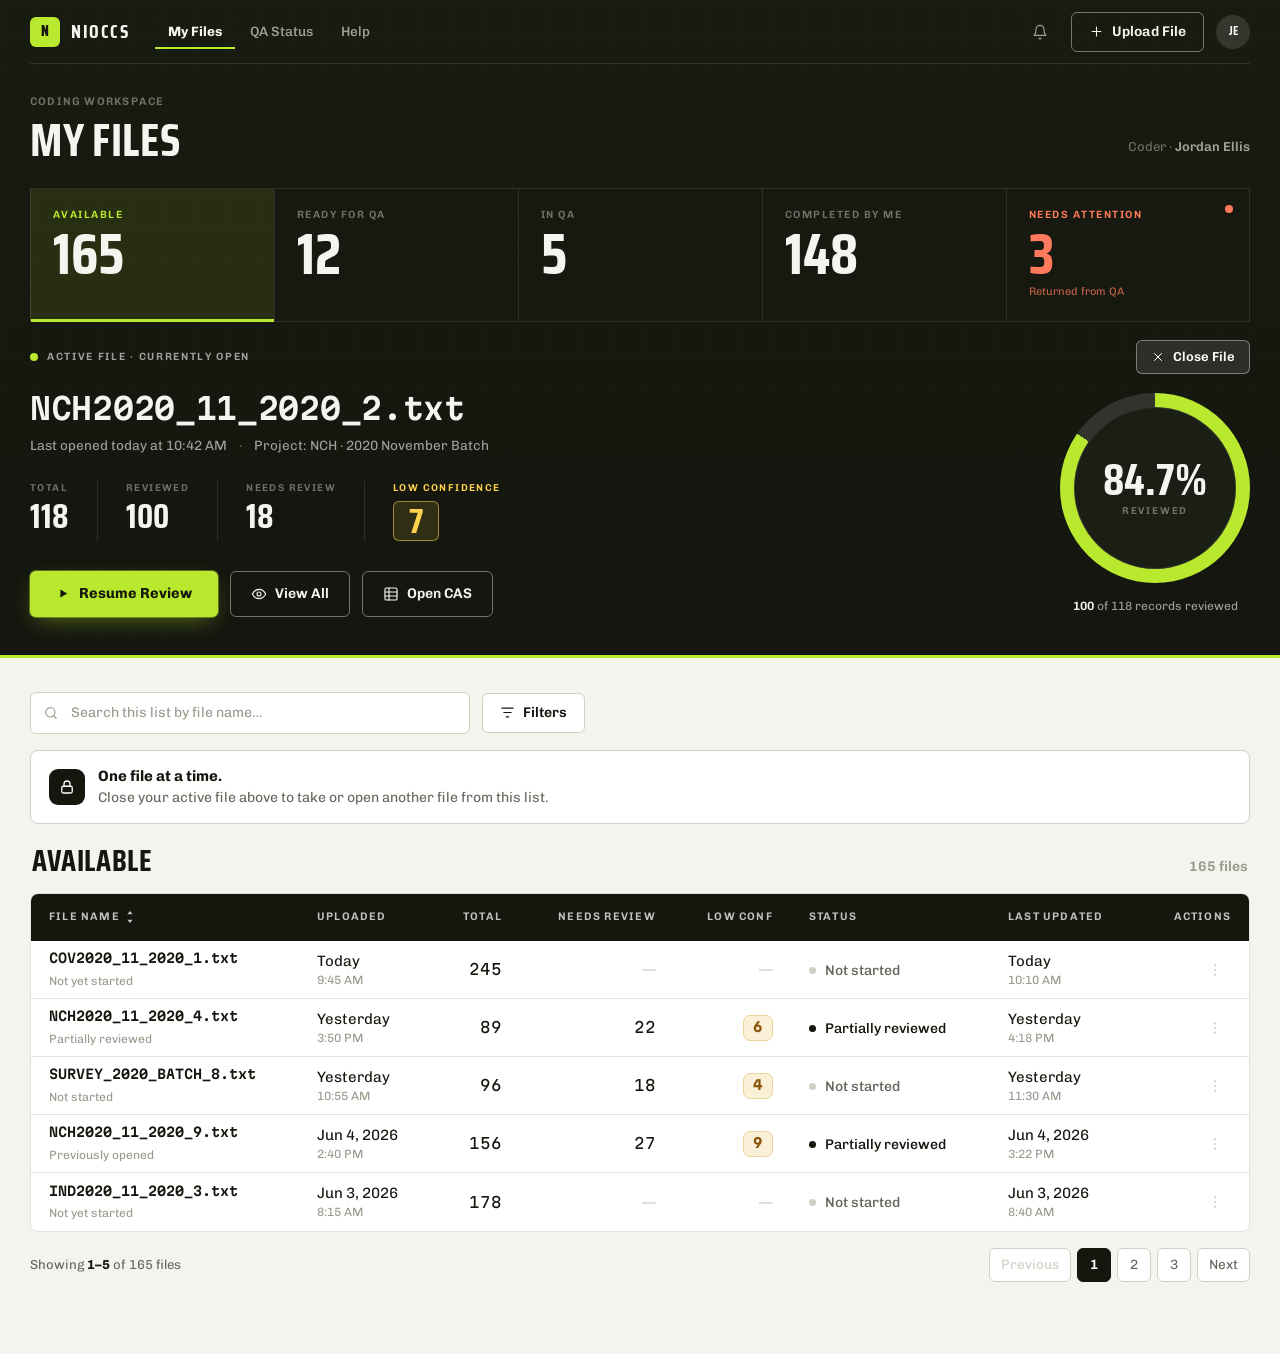
<file: dashboard-v8.html>
<!DOCTYPE html>
<html lang="en">
<head>
  <meta charset="UTF-8" />
  <meta name="viewport" content="width=device-width, initial-scale=1.0" />
  <title>NIOCCS — My Files · V8 Instrument</title>
  <link rel="preconnect" href="https://fonts.googleapis.com" />
  <link rel="preconnect" href="https://fonts.gstatic.com" crossorigin />
  <link rel="stylesheet" href="css/base.css" />
  <link rel="stylesheet" href="css/theme-v8.css" />
</head>
<body class="theme-v8">

  <!-- ── SVG icon sprite ─────────────────────────────────────── -->
  <svg width="0" height="0" style="position:absolute" aria-hidden="true">
    <symbol id="i-search" viewBox="0 0 24 24"><circle cx="11" cy="11" r="7"/><path d="m20 20-3.5-3.5"/></symbol>
    <symbol id="i-filter" viewBox="0 0 24 24"><path d="M3 5h18M6 12h12M10 19h4"/></symbol>
    <symbol id="i-plus" viewBox="0 0 24 24"><path d="M12 5v14M5 12h14"/></symbol>
    <symbol id="i-lock" viewBox="0 0 24 24"><rect x="5" y="11" width="14" height="9" rx="2"/><path d="M8 11V8a4 4 0 0 1 8 0v3"/></symbol>
    <symbol id="i-play" viewBox="0 0 24 24"><path d="M7 5.5v13l11-6.5z" fill="currentColor" stroke="none"/></symbol>
    <symbol id="i-eye" viewBox="0 0 24 24"><path d="M2 12s3.5-7 10-7 10 7 10 7-3.5 7-10 7-10-7-10-7z"/><circle cx="12" cy="12" r="3"/></symbol>
    <symbol id="i-grid" viewBox="0 0 24 24"><rect x="3" y="3" width="18" height="18" rx="2"/><path d="M3 9h18M3 15h18M9 3v18"/></symbol>
    <symbol id="i-x" viewBox="0 0 24 24"><path d="M6 6l12 12M18 6 6 18"/></symbol>
    <symbol id="i-kebab" viewBox="0 0 24 24"><circle cx="12" cy="5" r="1.6" fill="currentColor" stroke="none"/><circle cx="12" cy="12" r="1.6" fill="currentColor" stroke="none"/><circle cx="12" cy="19" r="1.6" fill="currentColor" stroke="none"/></symbol>
    <symbol id="i-caret-up" viewBox="0 0 12 12"><path d="M6 3 2 8h8z" fill="currentColor" stroke="none"/></symbol>
    <symbol id="i-caret-down" viewBox="0 0 12 12"><path d="M6 9 2 4h8z" fill="currentColor" stroke="none"/></symbol>
    <symbol id="i-bell" viewBox="0 0 24 24"><path d="M18 8a6 6 0 0 0-12 0c0 7-3 9-3 9h18s-3-2-3-9"/><path d="M10.5 21a1.5 1.5 0 0 0 3 0"/></symbol>
  </svg>

  <!-- ════════ COMMAND DECK ════════ -->
  <div class="deck">
    <div class="deck-inner">

      <!-- deck bar: nav lives on the deck -->
      <header class="deck-bar">
        <div class="deck-brand">
          <div class="brand-id">
            <div class="brand-mark">N</div>
            <span class="brand-name">NIOCCS</span>
          </div>
          <nav class="deck-nav">
            <a href="#" class="is-active">My Files</a>
            <a href="#">QA Status</a>
            <a href="#">Help</a>
          </nav>
        </div>
        <div class="deck-right">
          <button class="icon-btn" title="Notifications"><svg class="icon" aria-hidden="true"><use href="#i-bell"/></svg></button>
          <button class="btn btn-upload"><svg class="icon" aria-hidden="true"><use href="#i-plus"/></svg> Upload File</button>
          <div class="avatar">JE</div>
        </div>
      </header>

      <!-- deck heading -->
      <div class="deck-head">
        <div>
          <p class="eyebrow">Coding Workspace</p>
          <h1 class="deck-title">My Files</h1>
        </div>
        <div class="deck-user">Coder · <b>Jordan Ellis</b></div>
      </div>

      <!-- stat bar — segments, not cards -->
      <div class="statbar" role="tablist" aria-label="Filter files by status">
        <button class="seg-stat is-selected" data-bucket="available" aria-pressed="true">
          <span class="seg-label">Available</span>
          <span class="seg-value">165</span>
        </button>
        <button class="seg-stat" data-bucket="ready-qa" aria-pressed="false">
          <span class="seg-label">Ready for QA</span>
          <span class="seg-value">12</span>
        </button>
        <button class="seg-stat" data-bucket="in-qa" aria-pressed="false">
          <span class="seg-label">In QA</span>
          <span class="seg-value">5</span>
        </button>
        <button class="seg-stat" data-bucket="completed" aria-pressed="false">
          <span class="seg-label">Completed by Me</span>
          <span class="seg-value">148</span>
        </button>
        <button class="seg-stat seg-alert" data-bucket="attention" aria-pressed="false">
          <span class="seg-flag"></span>
          <span class="seg-label">Needs Attention</span>
          <span class="seg-value">3</span>
          <span class="seg-sub">Returned from QA</span>
        </button>
      </div>

      <!-- cockpit: active file + gauge -->
      <div class="cockpit-strip">
        <span class="af-tag"><span class="tag-dot"></span> Active File · Currently Open</span>
        <button class="btn-close-file"><svg class="icon icon-sm" aria-hidden="true"><use href="#i-x"/></svg> Close File</button>
      </div>
      <section class="cockpit" aria-label="Active file">
        <div class="cockpit-main">
          <h2 class="af-name">NCH2020_11_2020_2.txt</h2>
          <p class="af-meta">Last opened today at 10:42 AM <span class="sep">·</span> Project: NCH · 2020 November Batch</p>

          <div class="cockpit-metrics">
            <div class="cmetric">
              <span class="cmetric-label">Total</span>
              <span class="cmetric-value">118</span>
            </div>
            <div class="cmetric">
              <span class="cmetric-label">Reviewed</span>
              <span class="cmetric-value">100</span>
            </div>
            <div class="cmetric">
              <span class="cmetric-label">Needs Review</span>
              <span class="cmetric-value">18</span>
            </div>
            <div class="cmetric cmetric-low">
              <span class="cmetric-label">Low Confidence</span>
              <span class="cmetric-value"><span class="lc-box">7</span></span>
            </div>
          </div>

          <div class="cockpit-actions">
            <button class="btn btn-primary"><svg class="icon" aria-hidden="true"><use href="#i-play"/></svg> Resume Review</button>
            <button class="btn-ghost-deck"><svg class="icon" aria-hidden="true"><use href="#i-eye"/></svg> View All</button>
            <button class="btn-ghost-deck"><svg class="icon" aria-hidden="true"><use href="#i-grid"/></svg> Open CAS</button>
          </div>
        </div>

        <div class="cockpit-gauge" role="img" aria-label="84.7 percent of records reviewed">
          <div class="gauge">
            <div class="gauge-center"><b>84.7%</b><span>Reviewed</span></div>
          </div>
          <span class="gauge-sub"><b>100</b> of 118 records reviewed</span>
        </div>
      </section>

    </div>
  </div>

  <!-- ════════ PAPER ZONE — the work queue ════════ -->
  <main class="page">
    <section class="registry" aria-label="File registry">
      <div class="toolbar">
        <div class="search">
          <svg class="icon" aria-hidden="true"><use href="#i-search"/></svg>
          <input id="search" class="search-input" type="text" placeholder="Search this list by file name…" />
        </div>
        <button class="btn"><svg class="icon" aria-hidden="true"><use href="#i-filter"/></svg> Filters</button>
      </div>

      <div class="notice">
        <span class="notice-badge"><svg class="icon" aria-hidden="true"><use href="#i-lock"/></svg></span>
        <div class="notice-text">
          <b>One file at a time.</b>
          <span>Close your active file above to take or open another file from this list.</span>
        </div>
      </div>

      <!-- current filter — belongs to the table -->
      <div class="table-head">
        <h2 class="table-title" id="reg-label">Available</h2>
        <span class="table-count" id="reg-count">165 files</span>
      </div>

      <div class="table-wrap">
        <table class="data">
          <thead>
            <tr>
              <th style="width:22%"><span class="th-sort">File Name <span class="carets"><svg viewBox="0 0 12 12"><use href="#i-caret-up"/></svg><svg viewBox="0 0 12 12"><use href="#i-caret-down"/></svg></span></span></th>
              <th>Uploaded</th>
              <th class="u-right">Total</th>
              <th class="u-right">Needs Review</th>
              <th class="u-right">Low Conf</th>
              <th>Status</th>
              <th>Last Updated</th>
              <th class="u-right">Actions</th>
            </tr>
          </thead>
          <tbody id="file-rows"><!-- rendered by js/app.js --></tbody>
        </table>
      </div>

      <div class="pagination">
        <span class="page-info" id="page-info">Showing <b>1–5</b> of 165 files</span>
        <div class="pager">
          <button class="pager-btn is-disabled">Previous</button>
          <button class="pager-btn is-active">1</button>
          <button class="pager-btn">2</button>
          <button class="pager-btn">3</button>
          <button class="pager-btn">Next</button>
        </div>
      </div>
    </section>
  </main>

  <script src="js/app.js"></script>
</body>
</html>
</file>
<file: css/base.css>
/* ============================================================
   NIOCCS — Dashboard / File Status / Resume Workflow
   base.css  ·  shared structure + components (theme-agnostic)

   Hierarchy doctrine:
   - The Active File is the FOCAL MASS (largest, heaviest, elevated).
   - Numbers are the jewelry — oversized tabular figures.
   - The table RECEDES (flat, quiet, smaller).
   - Color appears ONLY for (1) attention states and (2) primary CTA.
     Everything that "pops" pops through TYPE, SCALE, and CONTRAST.
   Fonts are injected by the theme files via --font-* variables.
   ============================================================ */

*, *::before, *::after { box-sizing: border-box; margin: 0; padding: 0; }

:root {
  /* Neutrals */
  --bg:            #f5f5f3;
  --surface:       #ffffff;
  --surface-2:     #fafaf8;
  --surface-sunk:  #f0f0ed;
  --border:        #e7e7e3;
  --border-strong: #d7d7d2;
  --text:          #14140f;
  --text-muted:    #67675f;
  --text-faint:    #9c9c92;

  /* Accent (primary action) + Alert (needs attention) — set per theme */
  --accent:        #2f6df6;
  --accent-hover:  #265fdd;
  --accent-on:     #ffffff;
  --accent-weak:   #eef3fe;
  --alert:         #d8472b;
  --alert-weak:    #fcefec;
  --alert-border:  #f3cabf;
  /* uncertainty / low-confidence — amber, distinct from the red alert */
  --warn:          #b45309;
  --warn-text:     #92400e;
  --warn-weak:     #fdf1df;
  --warn-border:   #f0d49b;

  /* Fonts (themes override) */
  --font-display:  'Hanken Grotesk', system-ui, sans-serif;
  --font-sans:     'Hanken Grotesk', system-ui, sans-serif;
  --font-mono:     'JetBrains Mono', ui-monospace, Menlo, monospace;
  --font-num:      var(--font-mono);     /* tabular numbers in table */
  --font-stat:     var(--font-display);  /* the big KPI / metric numbers */

  /* Active-file hero palette (theme V2 flips this dark) */
  --af-bg:          var(--surface);
  --af-bar-bg:      var(--surface-2);
  --af-border:      var(--border-strong);
  --af-text:        var(--text);
  --af-muted:       var(--text-muted);
  --af-faint:       var(--text-faint);
  --af-line:        var(--border);
  --af-track:       var(--surface-sunk);
  --af-track-fill:  var(--text);
  --af-dot:         var(--accent);
  --af-shadow:      0 4px 12px -4px rgba(20,20,15,.10), 0 24px 48px -28px rgba(20,20,15,.30);
  --af-radius:      18px;

  /* Shape & elevation */
  --radius-sm: 7px;
  --radius:    11px;
  --radius-lg: 16px;
  --radius-pill: 999px;
  --bw: 1px;
  --shadow-card: 0 1px 2px rgba(20,20,15,.05);
  --shadow-pop:  0 16px 40px -12px rgba(20,20,15,.20);
  --ring: 0 0 0 3px var(--accent-weak);

  /* Type scale — much bolder than the first pass */
  --fs-base:   15px;
  --fs-title:  40px;   /* page H1 (matches V3) */
  --fs-stat:   48px;   /* KPI numbers (matches V3) */
  --fs-file:   32px;   /* active file name */
  --fs-metric: 26px;   /* hero metric numbers */

  /* Density (balanced, but airier) */
  --gap: 16px;
  --row-h: 58px;
  --pad-panel: 30px;
  --maxw: 1320px;
  --ease: cubic-bezier(.2,.7,.2,1);
}

/* ---- Base ---------------------------------------------------- */
html { -webkit-font-smoothing: antialiased; text-rendering: optimizeLegibility; }
body {
  font-family: var(--font-sans);
  font-size: var(--fs-base);
  line-height: 1.5;
  color: var(--text);
  background-color: var(--bg);
  /* whisper-faint dotted texture — depth in the negative space */
  background-image: radial-gradient(circle at 1px 1px, rgba(20,20,15,.04) 1px, transparent 0);
  background-size: 26px 26px;
  min-height: 100vh;
}
a { color: inherit; text-decoration: none; }
button { font: inherit; color: inherit; cursor: pointer; background: none; border: none; }
svg { display: block; }

.mono { font-family: var(--font-mono); font-feature-settings: 'tnum' 1; }
.num  { font-family: var(--font-num); font-variant-numeric: tabular-nums lining-nums; }
.stat { font-family: var(--font-stat); font-variant-numeric: tabular-nums lining-nums;
        letter-spacing: -.02em; }
.u-right { text-align: right; }

.icon { width: 16px; height: 16px; stroke: currentColor; stroke-width: 1.7;
        fill: none; stroke-linecap: round; stroke-linejoin: round; }
.icon-sm { width: 14px; height: 14px; }

/* micro-label: tracked caps, the connective tissue of the hierarchy */
.eyebrow, .kpi-label, .metric-label, .af-badge, .data thead th {
  font-family: var(--font-sans);
  text-transform: uppercase;
  letter-spacing: .11em;
  font-weight: 600;
}

/* ============================================================
   App bar
   ============================================================ */
.appbar {
  position: sticky; top: 0; z-index: 50;
  background: rgba(255,255,255,.82);
  backdrop-filter: blur(16px); -webkit-backdrop-filter: blur(16px);
  border-bottom: var(--bw) solid var(--border);
}
.appbar-inner {
  max-width: var(--maxw); margin: 0 auto;
  padding: 0 30px; height: 66px;
  display: flex; align-items: center; justify-content: space-between; gap: 24px;
}
.brand { display: flex; align-items: center; gap: 30px; }
.brand-id { display: flex; align-items: center; gap: 11px; }
.brand-mark {
  width: 30px; height: 30px; border-radius: 8px;
  background: var(--text); color: var(--surface);
  display: grid; place-items: center; font-weight: 800; font-size: 15px;
  font-family: var(--font-display);
}
.brand-name { font-family: var(--font-display); font-weight: 800; font-size: 17px;
  letter-spacing: .02em; }
.nav { display: flex; align-items: center; gap: 2px; }
.nav-link {
  position: relative; font-size: 14px; color: var(--text-muted); font-weight: 500;
  padding: 8px 13px; border-radius: var(--radius-sm);
  transition: color .15s var(--ease), background .15s var(--ease);
}
.nav-link:hover { color: var(--text); background: var(--surface-sunk); }
.nav-link.is-active { color: var(--text); font-weight: 700; }
.nav-link.is-active::after {
  content: ''; position: absolute; left: 13px; right: 13px; bottom: -22px;
  height: 2px; background: var(--text);
}
.appbar-right { display: flex; align-items: center; gap: 12px; }
.icon-btn {
  width: 38px; height: 38px; border-radius: var(--radius-sm);
  display: grid; place-items: center; color: var(--text-muted);
  transition: background .15s var(--ease), color .15s var(--ease);
}
.icon-btn:hover { background: var(--surface-sunk); color: var(--text); }
.avatar {
  width: 34px; height: 34px; border-radius: 50%;
  background: var(--text); color: var(--surface);
  display: grid; place-items: center; font-size: 12.5px; font-weight: 700;
  font-family: var(--font-display);
}

/* ---- Buttons ------------------------------------------------- */
.btn {
  display: inline-flex; align-items: center; gap: 8px;
  height: 40px; padding: 0 17px;
  border-radius: var(--radius-sm); font-size: 14px; font-weight: 600;
  font-family: var(--font-sans);
  border: var(--bw) solid var(--border-strong);
  background: var(--surface); color: var(--text); white-space: nowrap;
  transition: background .15s var(--ease), border-color .15s var(--ease),
              box-shadow .15s var(--ease), transform .05s var(--ease);
}
.btn:hover { background: var(--surface-sunk); }
.btn:active { transform: translateY(.5px); }
.btn .icon { width: 15px; height: 15px; }

.btn-primary { background: var(--accent); color: var(--accent-on); border-color: var(--accent); }
.btn-primary:hover { background: var(--accent-hover); border-color: var(--accent-hover); }

.btn-dark { background: var(--text); color: var(--surface); border-color: var(--text); }
.btn-dark:hover { background: #000; border-color: #000; }

.btn-ghost { background: transparent; border-color: transparent; color: var(--text-muted); }
.btn-ghost:hover { background: var(--surface-sunk); color: var(--text); }

.btn-lg { height: 48px; padding: 0 24px; font-size: 15px; border-radius: var(--radius-sm); }
.btn-sm { height: 34px; padding: 0 13px; font-size: 13px; }

/* ============================================================
   Page shell
   ============================================================ */
.page { max-width: var(--maxw); margin: 0 auto; padding: 40px 30px 72px; }
.page-head {
  display: flex; align-items: flex-end; justify-content: space-between;
  gap: 24px; margin-bottom: 34px;
}
.eyebrow { font-size: 11px; color: var(--text-faint); margin-bottom: 14px; }
.page-title {
  font-family: var(--font-display); font-size: var(--fs-title); font-weight: 800;
  letter-spacing: -.03em; line-height: 1; color: var(--text);
}
.page-sub { color: var(--text-muted); font-size: 15px; margin-top: 10px; max-width: 46ch; }
.page-head-meta {
  display: flex; align-items: center; gap: 10px;
  color: var(--text-muted); font-size: 13px; padding-bottom: 4px;
}
.page-head-meta b { color: var(--text); font-weight: 600; }

/* ============================================================
   KPI strip — numbers are the event
   ============================================================ */
.kpis { display: grid; grid-template-columns: repeat(5, 1fr); gap: var(--gap); margin-bottom: 28px; }
.kpi {
  position: relative; background: var(--surface);
  border: var(--bw) solid var(--border); border-radius: var(--radius);
  padding: 20px; box-shadow: var(--shadow-card);
  display: flex; flex-direction: column; gap: 14px;
  cursor: pointer; user-select: none;
  transition: border-color .15s var(--ease), box-shadow .15s var(--ease), transform .12s var(--ease);
}
.kpi:hover { border-color: var(--border-strong); transform: translateY(-2px);
  box-shadow: var(--shadow-pop); }

/* clickable affordance — a faint sort glyph, full on hover/selected */
.kpi-pick { position: absolute; top: 16px; right: 16px;
  display: flex; flex-direction: column; line-height: 0; gap: 1px;
  opacity: .4; transition: opacity .15s var(--ease); }
.kpi-pick svg { width: 9px; height: 9px; fill: currentColor; display: block; }
.kpi:hover .kpi-pick { opacity: .9; }

/* selected = a strong neutral fill, like a chosen tab (no extra hue) */
.kpi.is-selected { background: var(--text); border-color: var(--text); box-shadow: var(--shadow-pop); }
.kpi.is-selected .kpi-label,
.kpi.is-selected .kpi-value,
.kpi.is-selected .kpi-sub,
.kpi.is-selected .kpi-pick { color: var(--surface); }
.kpi.is-selected .kpi-pick { opacity: .9; }
.kpi--alert.is-selected { background: var(--alert); border-color: var(--alert); }
.kpi--alert.is-selected .kpi-label,
.kpi--alert.is-selected .kpi-value,
.kpi--alert.is-selected .kpi-sub { color: #fff; }
.kpi-label { font-size: 11px; color: var(--text-faint); }
.kpi-value { font-family: var(--font-stat); font-size: var(--fs-stat); font-weight: 700;
  line-height: .9; letter-spacing: -.03em; font-variant-numeric: tabular-nums lining-nums; }
.kpi-sub { font-size: 12px; color: var(--text-faint); margin-top: -4px; font-weight: 500; }

/* the ONE colored tile — it needs action now */
.kpi--alert { background: var(--alert-weak); border-color: var(--alert-border); }
.kpi--alert .kpi-label,
.kpi--alert .kpi-value { color: var(--alert); }
.kpi--alert .kpi-sub { color: var(--alert); opacity: .82; }
.kpi-flag { position: absolute; top: 18px; right: 18px;
  width: 8px; height: 8px; border-radius: 50%; background: var(--alert);
  box-shadow: 0 0 0 0 var(--alert); animation: pulse 2.4s var(--ease) infinite; }
@keyframes pulse {
  0% { box-shadow: 0 0 0 0 rgba(216,71,43,.45); }
  70% { box-shadow: 0 0 0 7px rgba(216,71,43,0); }
  100% { box-shadow: 0 0 0 0 rgba(216,71,43,0); }
}

/* ============================================================
   Active File panel — the focal mass
   ============================================================ */
.active-file {
  background: var(--af-bg); border: var(--bw) solid var(--af-border);
  border-radius: var(--af-radius); box-shadow: var(--af-shadow);
  overflow: hidden; margin-bottom: 40px; color: var(--af-text);
}
.af-bar {
  display: flex; align-items: center; justify-content: space-between;
  padding: 14px 24px; background: var(--af-bar-bg);
  border-bottom: var(--bw) solid var(--af-line);
}
.af-badge { display: inline-flex; align-items: center; gap: 9px;
  font-size: 10.5px; color: var(--af-muted); }
.af-dot { width: 8px; height: 8px; border-radius: 50%; background: var(--af-dot);
  box-shadow: 0 0 0 3px color-mix(in srgb, var(--af-dot) 22%, transparent);
  animation: livedot 2s var(--ease) infinite; }
@keyframes livedot { 0%,100% { opacity: 1; } 50% { opacity: .45; } }

.af-body { padding: var(--pad-panel); display: flex; gap: 36px;
  align-items: center; justify-content: space-between; flex-wrap: wrap; }
.af-main { min-width: 300px; flex: 1; }
.af-name { font-family: var(--font-mono); font-size: var(--fs-file); font-weight: 700;
  letter-spacing: -.02em; line-height: 1; color: var(--af-text); }
.af-meta { color: var(--af-muted); font-size: 13.5px; margin-top: 12px; }
.af-meta .sep { margin: 0 9px; color: var(--af-faint); }

.af-metrics { display: flex; align-items: stretch; flex-wrap: wrap; gap: 0; margin-top: 28px; }
.metric { display: flex; flex-direction: column; gap: 8px; padding: 2px 26px 2px 0; }
.metric + .metric { padding-left: 26px; border-left: var(--bw) solid var(--af-line); }
.metric-label { font-size: 10px; color: var(--af-faint); }
.metric-value { font-family: var(--font-stat); font-size: var(--fs-metric); font-weight: 700;
  line-height: 1; letter-spacing: -.02em; color: var(--af-text);
  font-variant-numeric: tabular-nums lining-nums; }
.metric-value.is-muted { font-family: var(--font-sans); font-size: 16px; font-weight: 600;
  color: var(--af-muted); letter-spacing: 0; }
.metric-value .badge-count {
  display: inline-grid; place-items: center; min-width: 40px; height: 34px; padding: 0 9px;
  border-radius: var(--radius-sm); border: 1.5px solid var(--af-border);
  background: transparent; font-size: var(--fs-metric); font-weight: 700;
  font-family: var(--font-stat); letter-spacing: -.02em;
}
/* low-confidence is the signal that needs scrutiny — amber, prominent */
.metric-low .metric-label { color: var(--warn-text); opacity: .9; }
.metric-low .badge-count {
  color: var(--warn-text); border-color: var(--warn-border); background: var(--warn-weak);
}

.af-progress { margin-top: 30px; max-width: 520px; }
.progress-head { display: flex; align-items: baseline; justify-content: space-between;
  margin-bottom: 10px; font-size: 13px; color: var(--af-muted); }
.progress-head .pct { font-family: var(--font-stat); font-size: 20px; font-weight: 700;
  color: var(--af-text); letter-spacing: -.02em; }
.progress-head b { color: var(--af-text); font-weight: 700; }
.progress-track { height: 8px; border-radius: var(--radius-pill);
  background: var(--af-track); overflow: hidden; }
.progress-fill { height: 100%; border-radius: var(--radius-pill); background: var(--af-track-fill); }

.af-actions { display: flex; flex-direction: row; align-items: center; gap: 11px; flex-wrap: wrap; }
.af-actions .btn { justify-content: center; }

/* ============================================================
   Registry — recedes beneath the hero
   ============================================================ */
.registry { display: flex; flex-direction: column; gap: 16px; }

/* current-filter heading — belongs to the TABLE, sits right above it, large */
.table-head { display: flex; align-items: baseline; justify-content: space-between;
  gap: 16px; padding: 6px 2px 0; }
.table-title { font-family: var(--font-display); font-size: 25px; font-weight: 800;
  letter-spacing: -.02em; line-height: 1; }
.table-count { font-size: 14px; color: var(--text-faint); font-weight: 600; }

.toolbar { display: flex; align-items: center; gap: 12px; }
.search { position: relative; flex: 1; max-width: 440px; }
.search .icon { position: absolute; left: 13px; top: 50%; transform: translateY(-50%);
  color: var(--text-faint); }
.search-input {
  width: 100%; height: 42px; padding: 0 14px 0 40px;
  border: var(--bw) solid var(--border-strong); border-radius: var(--radius-sm);
  background: var(--surface); font-size: 14px; color: var(--text); font-family: var(--font-sans);
  transition: border-color .15s var(--ease), box-shadow .15s var(--ease);
}
.search-input::placeholder { color: var(--text-faint); }
.search-input:focus { outline: none; border-color: var(--accent); box-shadow: var(--ring); }
.toolbar-spacer { flex: 1; }
.seg { display: inline-flex; border: var(--bw) solid var(--border-strong);
  border-radius: var(--radius-sm); overflow: hidden; background: var(--surface); }
.seg button { padding: 0 15px; height: 42px; font-size: 13.5px; color: var(--text-muted);
  font-weight: 500; border-right: var(--bw) solid var(--border); }
.seg button:last-child { border-right: none; }
.seg button.is-active { background: var(--text); color: var(--surface); font-weight: 600; }

.notice { display: flex; align-items: center; gap: 13px;
  padding: 15px 18px; border: var(--bw) solid var(--border-strong);
  border-radius: var(--radius); background: var(--surface);
  box-shadow: var(--shadow-card); }
.notice-badge { width: 36px; height: 36px; border-radius: 9px; flex-shrink: 0;
  background: var(--text); color: var(--surface); display: grid; place-items: center; }
.notice-badge .icon { width: 18px; height: 18px; }
.notice-text { display: flex; flex-direction: column; gap: 1px;
  font-size: 14px; color: var(--text-muted); line-height: 1.4; }
.notice-text b { color: var(--text); font-weight: 700; font-size: 15px; }

/* table — flat, quiet, lets the hero win */
.table-wrap { border: var(--bw) solid var(--border); border-radius: var(--radius);
  overflow: hidden; background: var(--surface); }
table.data { width: 100%; border-collapse: collapse; }
.data thead th {
  text-align: left; font-size: 11px; color: var(--text-faint);
  padding: 15px 18px; background: var(--surface-2);
  border-bottom: var(--bw) solid var(--border); white-space: nowrap;
}
.data thead th.u-right { text-align: right; }
.th-sort { display: inline-flex; align-items: center; gap: 6px; cursor: pointer; }
.th-sort .carets { display: flex; flex-direction: column; line-height: 0; }
.th-sort .carets svg { width: 8px; height: 8px; fill: var(--text-faint); }
.data tbody td { padding: 0 18px; height: var(--row-h);
  border-bottom: var(--bw) solid var(--border); font-size: 15px; vertical-align: middle; }
.data tbody tr:last-child td { border-bottom: none; }
.data tbody tr { transition: background .12s var(--ease); }
.data tbody tr:hover { background: var(--surface-2); }

.cell-file { display: flex; flex-direction: column; gap: 3px; }
.file-name { font-family: var(--font-mono); font-size: 14.5px; font-weight: 600; }
.file-stage { font-size: 12px; color: var(--text-faint); }
.muted { color: var(--text-muted); }
.cell-stack { display: flex; flex-direction: column; gap: 1px; line-height: 1.35; }
.cell-stack .sub { font-size: 12px; color: var(--text-faint); }
.data .num { font-size: 15px; }

.stage { display: inline-flex; align-items: center; gap: 9px; font-size: 14px;
  color: var(--text); font-weight: 500; }
.stage-dot { width: 7px; height: 7px; border-radius: 50%;
  background: var(--text-faint); flex-shrink: 0; }
.stage.is-idle .stage-dot { background: var(--border-strong); }
.stage.is-idle { color: var(--text-muted); }
.stage.is-progress .stage-dot { background: var(--text); }
.stage.is-ready .stage-dot { background: var(--text); }
.stage.is-qa { color: var(--text-muted); }
.stage.is-qa .stage-dot { background: var(--text-muted); }
.stage.is-done { color: var(--text-muted); }
.stage.is-done .stage-dot { background: var(--text); }
.stage.is-attention { color: var(--alert); font-weight: 700; }
.stage.is-attention .stage-dot { background: var(--alert); }
.row-attention { background: var(--alert-weak) !important; }
.row-attention td:first-child { box-shadow: inset 3px 0 0 var(--alert); }

.dash { color: var(--border-strong); }
/* low-confidence count in the table — amber chip so it's scannable */
.lowconf { display: inline-grid; place-items: center; min-width: 30px; height: 26px; padding: 0 9px;
  border-radius: 7px; background: var(--warn-weak); color: var(--warn-text);
  border: 1px solid var(--warn-border);
  font-family: var(--font-num); font-weight: 700; font-size: 13.5px;
  font-variant-numeric: tabular-nums; }
.row-actions { display: flex; justify-content: flex-end; }
.kebab { width: 32px; height: 32px; border-radius: var(--radius-sm);
  display: grid; place-items: center; color: var(--text-muted); }
.kebab:hover { background: var(--surface-sunk); color: var(--text); }
.kebab.is-disabled { color: var(--border-strong); cursor: not-allowed; }
.kebab.is-disabled:hover { background: none; }

.pagination { display: flex; align-items: center; justify-content: space-between;
  font-size: 13px; color: var(--text-muted); }
.pagination b { color: var(--text); font-weight: 700; }
.pager { display: flex; align-items: center; gap: 6px; }
.pager-btn { min-width: 34px; height: 34px; padding: 0 11px; font-size: 13.5px;
  border: var(--bw) solid var(--border-strong); border-radius: var(--radius-sm);
  background: var(--surface); color: var(--text-muted);
  transition: border-color .15s var(--ease), background .15s var(--ease), color .15s var(--ease); }
.pager-btn:hover { border-color: var(--text-faint); color: var(--text); }
.pager-btn.is-active { background: var(--text); border-color: var(--text); color: var(--surface); font-weight: 600; }
.pager-btn.is-disabled { color: var(--border-strong); cursor: not-allowed; }
.pager-btn.is-disabled:hover { border-color: var(--border-strong); color: var(--border-strong); }

/* ---- Responsive --------------------------------------------- */
@media (max-width: 1080px) {
  .kpis { grid-template-columns: repeat(2, 1fr); }
  :root { --fs-title: 32px; --fs-stat: 40px; }
  .table-wrap { overflow-x: auto; }
  table.data { min-width: 880px; }
  .af-body { flex-direction: column; }
  .af-actions { flex-direction: row; flex-wrap: wrap; }
}
@media (max-width: 680px) {
  .nav { display: none; }
  .kpis { grid-template-columns: 1fr 1fr; }
}
</file>
<file: css/theme-v1.css>
/* ============================================================
   THEME V1 — "Soft"  (Airtable-flavored, warmed up)
   Display: Bricolage Grotesque · Body: Hanken Grotesk · Mono: JetBrains
   Calm blue accent. Light, friendly, big rounded type.
   ============================================================ */
@import url('https://fonts.googleapis.com/css2?family=Bricolage+Grotesque:opsz,wght@12..96,500;12..96,700;12..96,800&family=Hanken+Grotesk:wght@400;500;600;700&family=JetBrains+Mono:wght@400;500;700&display=swap');

body.theme-v1 {
  --font-display: 'Bricolage Grotesque', system-ui, sans-serif;
  --font-sans:    'Hanken Grotesk', system-ui, sans-serif;
  --font-mono:    'JetBrains Mono', ui-monospace, monospace;
  --font-stat:    'Bricolage Grotesque', system-ui, sans-serif;
  --font-num:     'JetBrains Mono', ui-monospace, monospace;

  --bg:            #f7f7f4;
  --surface:       #ffffff;
  --surface-2:     #faf9f6;
  --surface-sunk:  #f0efea;
  --border:        #e9e7e1;
  --border-strong: #dad7cf;
  --text:          #1d1c17;
  --text-muted:    #6e6c62;
  --text-faint:    #9c998e;

  --accent:        #2f74f0;
  --accent-hover:  #2164e0;
  --accent-on:     #ffffff;
  --accent-weak:   #eaf1fe;
  --alert:         #d4502b;
  --alert-weak:    #fdefe8;
  --alert-border:  #f4cdba;

  --radius:    12px;
  --radius-lg: 16px;
  --af-radius: 20px;
  --shadow-card: 0 1px 2px rgba(29,28,23,.05), 0 1px 3px rgba(29,28,23,.05);
}

body.theme-v1 .brand-mark { background: var(--accent); }

/* table header — dark & prominent (V2's white header is the exception) */
body.theme-v1 .data thead th { background: var(--text); color: rgba(255,255,255,.74);
  border-bottom-color: var(--text); }
body.theme-v1 .data thead .carets svg { fill: rgba(255,255,255,.5); }
</file>
<file: css/theme-v2.css>
/* ============================================================
   THEME V2 — "Precise"  (Linear/Vercel-flavored)
   Display: Archivo · Body: Schibsted Grotesk · Numerals: JetBrains Mono
   Indigo accent. Flat hairline surfaces. DARK active-file hero +
   big mono numerals = data-instrument. The boldest of the three.
   ============================================================ */
@import url('https://fonts.googleapis.com/css2?family=Archivo:wght@500;600;700;800&family=Schibsted+Grotesk:wght@400;500;600;700&family=JetBrains+Mono:wght@400;500;600;700&display=swap');

body.theme-v2 {
  --font-display: 'Archivo', system-ui, sans-serif;
  --font-sans:    'Schibsted Grotesk', system-ui, sans-serif;
  --font-mono:    'JetBrains Mono', ui-monospace, monospace;
  --font-stat:    'JetBrains Mono', ui-monospace, monospace;   /* big MONO numbers */
  --font-num:     'JetBrains Mono', ui-monospace, monospace;

  --bg:            #fafafb;
  --surface:       #ffffff;
  --surface-2:     #fafafb;
  --surface-sunk:  #f0f0f3;
  --border:        #ececef;
  --border-strong: #dedee2;
  --text:          #15151a;
  --text-muted:    #67676f;
  --text-faint:    #9a9aa4;

  --accent:        #5b5bd6;
  --accent-hover:  #4d4dc8;
  --accent-on:     #ffffff;
  --accent-weak:   #eeeefb;
  --alert:         #e5484d;
  --alert-weak:    #fdedee;
  --alert-border:  #f6cdcf;

  --radius:    9px;
  --radius-lg: 12px;
  --shadow-card: none;

  /* two-tone hero — very dark status bar, lighter charcoal body */
  --af-bg:         #3b3b42;
  --af-bar-bg:     #1a1a1e;
  --af-border:     #2d2d34;
  --af-text:       #f6f6f8;
  --af-muted:      rgba(246,246,248,.66);
  --af-faint:      rgba(246,246,248,.5);
  --af-line:       rgba(255,255,255,.14);
  --af-track:      rgba(255,255,255,.18);
  --af-track-fill: var(--accent);
  --af-dot:        var(--accent);
  --af-radius:     14px;
  --af-shadow:     0 22px 56px -24px rgba(20,20,30,.5);
}

/* flat surfaces */
body.theme-v2 .table-wrap { box-shadow: none; }
body.theme-v2 .data thead th { background: var(--surface); }
body.theme-v2 .brand-name,
body.theme-v2 .page-title { letter-spacing: -.025em; }

/* selected filter card — indigo, so it never blends into the dark hero */
body.theme-v2 .kpi.is-selected {
  background: var(--accent); border-color: var(--accent);
  box-shadow: 0 10px 26px -10px rgba(91,91,214,.55);
}

/* View All / Open CAS — white borders so they hold their edge on charcoal */
body.theme-v2 .af-actions .btn:not(.btn-primary) {
  background: transparent; color: #fff; border-color: rgba(255,255,255,.55);
}
body.theme-v2 .af-actions .btn:not(.btn-primary):hover {
  background: rgba(255,255,255,.12); border-color: rgba(255,255,255,.78);
}
/* Close File — clearly its own button on the dark status bar */
body.theme-v2 .af-bar .btn {
  background: rgba(255,255,255,.10); color: #fff;
  border-color: rgba(255,255,255,.34); font-weight: 600;
}
body.theme-v2 .af-bar .btn:hover {
  background: rgba(255,255,255,.18); border-color: rgba(255,255,255,.5);
}

/* amber low-confidence badge re-tuned for the charcoal hero */
body.theme-v2 .metric-low .metric-label { color: #f8cd6a; opacity: .9; }
body.theme-v2 .metric-low .badge-count {
  color: #f8cd6a; border-color: rgba(248,205,106,.5); background: rgba(248,205,106,.16);
}
</file>
<file: css/theme-v3.css>
/* ============================================================
   THEME V3 — "Open"  (Asana/Notion-flavored)
   Display: Sora · Body: Figtree · Mono: JetBrains
   Emerald accent. Airier spacing, rounded elevated cards,
   the largest type scale. Friendly, modern, roomy.
   ============================================================ */
@import url('https://fonts.googleapis.com/css2?family=Sora:wght@500;600;700;800&family=Figtree:wght@400;500;600;700&family=JetBrains+Mono:wght@400;500;700&display=swap');

body.theme-v3 {
  --font-display: 'Sora', system-ui, sans-serif;
  --font-sans:    'Figtree', system-ui, sans-serif;
  --font-mono:    'JetBrains Mono', ui-monospace, monospace;
  --font-stat:    'Sora', system-ui, sans-serif;
  --font-num:     'JetBrains Mono', ui-monospace, monospace;

  --bg:            #fbfbf9;
  --surface:       #ffffff;
  --surface-2:     #f9f9f6;
  --surface-sunk:  #eff0ec;
  --border:        #ebebe5;
  --border-strong: #dbdbd3;
  --text:          #1b1d18;
  --text-muted:    #6a6d62;
  --text-faint:    #9a9d90;

  --accent:        #0f9d76;
  --accent-hover:  #0c8a67;
  --accent-on:     #ffffff;
  --accent-weak:   #e7f6f0;
  --alert:         #e0533a;
  --alert-weak:    #fdf0ec;
  --alert-border:  #f6d1c5;

  --radius:    14px;
  --radius-lg: 18px;
  --af-radius: 22px;
  --gap:       18px;
  --row-h:     62px;
  --pad-panel: 34px;
  --shadow-card: 0 1px 2px rgba(27,29,24,.04), 0 2px 8px -2px rgba(27,29,24,.06);
  --af-shadow:   0 6px 16px -6px rgba(27,29,24,.10), 0 28px 56px -28px rgba(27,29,24,.30);
}

body.theme-v3 .brand-mark { background: var(--accent); border-radius: 9px; }
body.theme-v3 .kpi { border-radius: 16px; }

/* table header — dark & prominent (V2's white header is the exception) */
body.theme-v3 .data thead th { background: var(--text); color: rgba(255,255,255,.74);
  border-bottom-color: var(--text); }
body.theme-v3 .data thead .carets svg { fill: rgba(255,255,255,.5); }
</file>
<file: css/theme-v4.css>
/* ============================================================
   THEME V4 — "Ink"  (editorial / brutalist-lite)
   Display: Syne · Body: IBM Plex Sans · Mono: IBM Plex Mono
   Warm paper canvas, sharp corners, 2px ink borders, HARD offset
   shadows instead of blur. Pop = structure, not decoration.
   Accent: deep cyan.
   ============================================================ */
@import url('https://fonts.googleapis.com/css2?family=Syne:wght@600;700;800&family=IBM+Plex+Sans:wght@400;500;600;700&family=IBM+Plex+Mono:wght@500;600;700&display=swap');

body.theme-v4 {
  --font-display: 'Syne', system-ui, sans-serif;
  --font-sans:    'IBM Plex Sans', system-ui, sans-serif;
  --font-mono:    'IBM Plex Mono', ui-monospace, monospace;
  --font-stat:    'Syne', system-ui, sans-serif;
  --font-num:     'IBM Plex Mono', ui-monospace, monospace;

  --bg:            #faf8f3;
  --surface:       #ffffff;
  --surface-2:     #f6f4ee;
  --surface-sunk:  #efece4;
  --border:        #e3dfd5;
  --border-strong: #14130f;        /* structural borders are INK */
  --text:          #14130f;
  --text-muted:    #5f5c52;
  --text-faint:    #94907f;

  --accent:        #0e7490;
  --accent-hover:  #0b5e75;
  --accent-on:     #ffffff;
  --accent-weak:   #e3f3f8;
  --alert:         #d8472b;
  --alert-weak:    #fcefe9;
  --alert-border:  #d8472b;

  /* sharp + flat */
  --radius-sm: 3px;
  --radius:    4px;
  --radius-lg: 5px;
  --af-radius: 5px;
  --shadow-card: none;
  --shadow-pop:  6px 6px 0 #14130f;          /* the signature */
  --af-shadow:   10px 10px 0 #14130f;
  --ring: 0 0 0 3px var(--accent-weak);

  --af-border: #14130f;
}

/* ink structure — 2px borders on interactive/structural pieces */
body.theme-v4 .kpi,
body.theme-v4 .active-file,
body.theme-v4 .btn,
body.theme-v4 .search-input,
body.theme-v4 .notice,
body.theme-v4 .table-wrap { border-width: 2px; }
body.theme-v4 .kpi { border-color: #14130f; }
body.theme-v4 .kpi:hover { transform: translate(-2px,-2px); box-shadow: 4px 4px 0 #14130f; }
body.theme-v4 .kpi--alert { border-color: var(--alert); }
body.theme-v4 .kpi--alert.is-selected { box-shadow: 4px 4px 0 rgba(216,71,43,.35); }
body.theme-v4 .brand-mark { border-radius: 4px; }
body.theme-v4 .page-title { letter-spacing: -.01em; }

/* hero: white, ink-framed, hard offset shadow */
body.theme-v4 .af-bar { background: #14130f; border-bottom: none; }
body.theme-v4 .af-badge { color: rgba(255,255,255,.75); }
body.theme-v4 .af-bar .btn { background: transparent; color: #fff;
  border-color: rgba(255,255,255,.55); }
body.theme-v4 .af-bar .btn:hover { background: rgba(255,255,255,.14);
  border-color: #fff; }

/* dark prominent table header */
body.theme-v4 .data thead th { background: #14130f; color: rgba(255,255,255,.78);
  border-bottom-color: #14130f; }
body.theme-v4 .data thead .carets svg { fill: rgba(255,255,255,.5); }

/* buttons: square, decisive */
body.theme-v4 .btn:hover { box-shadow: 3px 3px 0 rgba(20,19,15,.25); }
body.theme-v4 .btn-primary:hover { box-shadow: 3px 3px 0 rgba(14,116,144,.3); }
</file>
<file: css/theme-v5.css>
/* ============================================================
   THEME V5 — "Bold"  (confident geometric)
   Display: Unbounded (wide, techy — the numerals ARE the brand)
   Body: Plus Jakarta Sans · Mono: JetBrains Mono
   Cool porcelain canvas, pill buttons, soft tinted depth.
   Accent: grape.
   ============================================================ */
@import url('https://fonts.googleapis.com/css2?family=Unbounded:wght@500;600;700&family=Plus+Jakarta+Sans:wght@400;500;600;700;800&family=JetBrains+Mono:wght@400;500;700&display=swap');

body.theme-v5 {
  --font-display: 'Unbounded', system-ui, sans-serif;
  --font-sans:    'Plus Jakarta Sans', system-ui, sans-serif;
  --font-mono:    'JetBrains Mono', ui-monospace, monospace;
  --font-stat:    'Unbounded', system-ui, sans-serif;
  --font-num:     'JetBrains Mono', ui-monospace, monospace;

  --bg:            #f7f8fa;
  --surface:       #ffffff;
  --surface-2:     #fafbfc;
  --surface-sunk:  #eef0f4;
  --border:        #e6e8ee;
  --border-strong: #d4d7e0;
  --text:          #16151d;
  --text-muted:    #646271;
  --text-faint:    #9a98a8;

  --accent:        #7e22ce;
  --accent-hover:  #6b1cb0;
  --accent-on:     #ffffff;
  --accent-weak:   #f3e9fb;
  --alert:         #d8472b;
  --alert-weak:    #fcefec;
  --alert-border:  #f3cabf;

  /* Unbounded runs very wide — optically matches 48px Sora at ~40 */
  --fs-stat:   40px;
  --fs-title:  34px;
  --fs-metric: 22px;

  --radius-sm: 10px;
  --radius:    16px;
  --radius-lg: 20px;
  --af-radius: 24px;
  --shadow-card: 0 1px 2px rgba(22,21,29,.04), 0 4px 14px -4px rgba(22,21,29,.07);
  --shadow-pop:  0 18px 40px -14px rgba(126,34,206,.25);
  --af-shadow:   0 6px 18px -8px rgba(22,21,29,.08), 0 30px 60px -30px rgba(22,21,29,.28);
}

/* pill controls */
body.theme-v5 .btn,
body.theme-v5 .search-input,
body.theme-v5 .pager-btn { border-radius: 999px; }
body.theme-v5 .btn { padding: 0 21px; }
body.theme-v5 .btn-sm { padding: 0 16px; }
body.theme-v5 .seg { border-radius: 999px; }
body.theme-v5 .brand-mark { background: var(--accent); border-radius: 12px; }
body.theme-v5 .avatar { background: var(--accent); }

/* display face is loud — calm it slightly where it's structural */
body.theme-v5 .page-title { font-weight: 700; letter-spacing: -.01em; }
body.theme-v5 .kpi-value { font-weight: 600; }
body.theme-v5 .metric-value { font-weight: 600; }
body.theme-v5 .progress-head .pct { font-weight: 600; font-size: 17px; }
body.theme-v5 .table-title { font-weight: 600; font-size: 22px; }
body.theme-v5 .registry-title { font-weight: 600; }
body.theme-v5 .af-name { font-weight: 700; }

/* dark prominent table header */
body.theme-v5 .data thead th { background: var(--text); color: rgba(255,255,255,.74);
  border-bottom-color: var(--text); }
body.theme-v5 .data thead .carets svg { fill: rgba(255,255,255,.5); }

/* progress picks up the accent — V5's hero is light, the bar can carry it */
body.theme-v5 .progress-fill { background: var(--accent); }
body.theme-v5 .btn-primary { box-shadow: 0 4px 14px -4px rgba(126,34,206,.45); }
</file>
<file: css/theme-v6.css>
/* ============================================================
   THEME V6 — "Console"  (the wildcard: sidebar app-shell)
   Display: Manrope · Body: Onest · Mono: JetBrains Mono
   Dark slate SIDEBAR as chrome, light working canvas.
   Accent: fuchsia. Layout: .shell = sidebar + main.
   ============================================================ */
@import url('https://fonts.googleapis.com/css2?family=Manrope:wght@500;600;700;800&family=Onest:wght@400;500;600;700&family=JetBrains+Mono:wght@400;500;700&display=swap');

body.theme-v6 {
  --font-display: 'Manrope', system-ui, sans-serif;
  --font-sans:    'Onest', system-ui, sans-serif;
  --font-mono:    'JetBrains Mono', ui-monospace, monospace;
  --font-stat:    'Manrope', system-ui, sans-serif;
  --font-num:     'JetBrains Mono', ui-monospace, monospace;

  --bg:            #f5f6f8;
  --surface:       #ffffff;
  --surface-2:     #fafafb;
  --surface-sunk:  #eceef2;
  --border:        #e6e8ec;
  --border-strong: #d5d8df;
  --text:          #17181d;
  --text-muted:    #62646e;
  --text-faint:    #989aa6;

  --accent:        #c026d3;
  --accent-hover:  #a821b9;
  --accent-on:     #ffffff;
  --accent-weak:   #fbeafe;
  --alert:         #e0432f;
  --alert-weak:    #fdefec;
  --alert-border:  #f5cdc2;

  --radius-sm: 8px;
  --radius:    12px;
  --radius-lg: 14px;
  --af-radius: 16px;
  --shadow-card: 0 1px 2px rgba(23,24,29,.05);
  --shadow-pop:  0 14px 36px -12px rgba(23,24,29,.22);

  /* sidebar chrome */
  --side-bg:    #17181d;
  --side-text:  rgba(255,255,255,.92);
  --side-muted: rgba(255,255,255,.52);
  --side-line:  rgba(255,255,255,.09);
  --side-w:     236px;
}

/* ── shell layout ─────────────────────────────────────────── */
body.theme-v6 { display: flex; min-height: 100vh; }
.sidebar {
  width: var(--side-w); flex-shrink: 0;
  position: sticky; top: 0; height: 100vh;
  background: var(--side-bg); color: var(--side-text);
  display: flex; flex-direction: column;
  padding: 22px 16px;
}
.side-brand { display: flex; align-items: center; gap: 11px; padding: 4px 10px 22px;
  border-bottom: 1px solid var(--side-line); margin-bottom: 18px; }
.side-brand .brand-mark { background: var(--accent); color: #fff; }
.side-brand .brand-name { color: var(--side-text); }
.side-nav { display: flex; flex-direction: column; gap: 3px; }
.side-link { display: flex; align-items: center; gap: 11px;
  padding: 10px 12px; border-radius: 9px;
  font-size: 14px; font-weight: 500; color: var(--side-muted);
  transition: background .15s var(--ease), color .15s var(--ease); }
.side-link .icon { width: 17px; height: 17px; }
.side-link:hover { color: var(--side-text); background: rgba(255,255,255,.06); }
.side-link.is-active { color: #fff; background: rgba(255,255,255,.10);
  font-weight: 700; box-shadow: inset 3px 0 0 var(--accent); }
.side-spacer { flex: 1; }
.side-upload { margin-bottom: 14px; }
.side-upload .btn { width: 100%; justify-content: center; }
.side-user { display: flex; align-items: center; gap: 10px;
  padding: 12px 10px 2px; border-top: 1px solid var(--side-line); }
.side-user .avatar { background: rgba(255,255,255,.14); color: #fff;
  border: none; }
.side-user-meta { display: flex; flex-direction: column; line-height: 1.25; }
.side-user-name { font-size: 13px; font-weight: 600; color: var(--side-text); }
.side-user-role { font-size: 11px; color: var(--side-muted); }

.main { flex: 1; min-width: 0; }
body.theme-v6 .page { max-width: 1240px; padding: 36px 36px 72px; }

/* narrower content column — hero stacks: info → metrics → progress → actions */
body.theme-v6 .af-body { flex-direction: column; align-items: stretch; gap: 0; }
body.theme-v6 .af-main { min-width: 0; }
body.theme-v6 .af-actions { margin-top: 26px; padding-top: 22px;
  border-top: 1px solid var(--border); }

/* KPI labels: keep to one line in the tighter 5-up grid */
body.theme-v6 .kpi { padding: 18px 16px; }
body.theme-v6 .kpi-label { font-size: 10px; letter-spacing: .07em;
  white-space: nowrap; padding-right: 14px; }
body.theme-v6 .kpi-pick { top: 14px; right: 12px; }
body.theme-v6 .kpi-flag { top: 15px; right: 14px; }
body.theme-v6 .kpi--alert .kpi-label { padding-right: 18px; }

/* dark prominent table header */
body.theme-v6 .data thead th { background: var(--text); color: rgba(255,255,255,.74);
  border-bottom-color: var(--text); }
body.theme-v6 .data thead .carets svg { fill: rgba(255,255,255,.5); }

/* selected KPI matches sidebar chrome (near-black w/ accent rail) */
body.theme-v6 .kpi.is-selected { background: var(--side-bg); border-color: var(--side-bg);
  box-shadow: inset 0 3px 0 var(--accent), var(--shadow-pop); }

body.theme-v6 .btn-primary { box-shadow: 0 4px 14px -4px rgba(192,38,211,.4); }
body.theme-v6 .progress-fill { background: var(--accent); }

@media (max-width: 900px) {
  body.theme-v6 { flex-direction: column; }
  .sidebar { width: 100%; height: auto; position: static; flex-direction: row;
    align-items: center; padding: 12px 16px; }
  .side-brand { border: none; padding: 0; margin: 0 16px 0 0; }
  .side-nav { flex-direction: row; }
  .side-upload, .side-user { display: none; }
}
</file>
<file: css/theme-v7.css>
/* ============================================================
   THEME V7 — "Atmosphere"  (the most-modern one)
   Display: Funnel Display · UI: Geist · Data: Geist Mono
   Near-monochrome UI over a subtle fog of light. Depth from
   glass + layered hairlines, not shadows. ONE gradient thread
   (cobalt→violet) carries the CTA, the selected card, and the
   progress fill. Red/amber signals stay flat — signals never
   shimmer. Fully static: the composition does the work.
   ============================================================ */
@import url('https://fonts.googleapis.com/css2?family=Funnel+Display:wght@500;600;700;800&family=Geist:wght@400;500;600;700&family=Geist+Mono:wght@400;500;600;700&display=swap');

body.theme-v7 {
  --font-display: 'Funnel Display', system-ui, sans-serif;
  --font-sans:    'Geist', system-ui, sans-serif;
  --font-mono:    'Geist Mono', ui-monospace, monospace;
  --font-stat:    'Funnel Display', system-ui, sans-serif;
  --font-num:     'Geist Mono', ui-monospace, monospace;

  --bg:            #f7f7f9;
  --surface:       #ffffff;
  --surface-2:     #fafafc;
  --surface-sunk:  #eff0f4;
  --border:        #e9e9ee;
  --border-strong: #d9d9e0;
  --text:          #131318;
  --text-muted:    #63636e;
  --text-faint:    #9697a3;

  /* the gradient thread; --accent = its midpoint for solids
     (focus rings, dots, links). --grad keeps the original violet end
     for the brand mark + hero hairline; --grad-action ends in
     cornflower blue for the action elements (card, button, progress). */
  --grad:        linear-gradient(116deg, #2447d6 0%, #4f46e5 52%, #7048e8 100%);
  --grad-action: linear-gradient(116deg, #2447d6 0%, #4f46e5 52%, #4863e8 100%);
  --accent:        #4338ca;
  --accent-hover:  #3730b3;
  --accent-on:     #ffffff;
  --accent-weak:   #eceefc;
  --alert:         #d8472b;
  --alert-weak:    #fcefec;
  --alert-border:  #f3cabf;

  --radius-sm: 10px;
  --radius:    14px;
  --radius-lg: 18px;
  --af-radius: 20px;
  --shadow-card: 0 1px 2px rgba(19,19,24,.04);
  --shadow-pop:  0 16px 44px -16px rgba(36,52,120,.22);
  --af-shadow:   0 2px 6px -2px rgba(19,19,24,.05), 0 28px 64px -36px rgba(36,52,120,.32);
  --ring: 0 0 0 3px var(--accent-weak);
}

/* ── subtle fog: desaturated light pooling at the top, then calm ── */
body.theme-v7 {
  background:
    radial-gradient(1000px 520px at 16% -12%, rgba(64, 93, 230, .085), transparent 62%),
    radial-gradient(900px 460px at 82% -14%, rgba(118, 78, 233, .07), transparent 60%),
    radial-gradient(760px 520px at 52% 4%,  rgba(56, 152, 255, .05), transparent 65%),
    var(--bg);
}

/* glass app bar — frosted, saturated, floating hairline */
body.theme-v7 .appbar {
  background: rgba(255,255,255,.66);
  backdrop-filter: blur(22px) saturate(180%);
  -webkit-backdrop-filter: blur(22px) saturate(180%);
  border-bottom-color: rgba(19,19,24,.07);
}
body.theme-v7 .brand-mark { background: var(--grad); border-radius: 9px; }
body.theme-v7 .avatar { background: var(--text); color: #fff; border: none; }

/* hero — white glass framed by a gradient hairline */
body.theme-v7 .active-file {
  border: 1px solid transparent;
  background:
    linear-gradient(var(--surface), var(--surface)) padding-box,
    linear-gradient(135deg, rgba(36,71,214,.45), rgba(112,72,232,.28) 45%, rgba(56,152,255,.35)) border-box;
}
body.theme-v7 .af-bar { background: rgba(247,247,250,.7);
  border-bottom-color: rgba(19,19,24,.06); }
body.theme-v7 .af-dot { background: var(--accent); }
/* faint top-light inside the hero body — glass catching the fog */
body.theme-v7 .af-body { background:
  radial-gradient(640px 200px at 28% 0%, rgba(79,70,229,.045), transparent 70%); }

/* the gradient thread — action elements use the cornflower-end variant */
body.theme-v7 .btn-primary {
  background: var(--grad-action); border: none;
  box-shadow: 0 6px 18px -6px rgba(67,56,202,.45);
}
body.theme-v7 .btn-primary:hover { filter: brightness(1.08); background: var(--grad-action); }
body.theme-v7 .kpi.is-selected { background: var(--grad-action); border-color: transparent;
  box-shadow: 0 14px 36px -14px rgba(67,56,202,.5); }
/* signals never shimmer — selected alert card stays flat red */
body.theme-v7 .kpi--alert.is-selected { background: var(--alert); border-color: var(--alert);
  box-shadow: 0 14px 36px -14px rgba(216,71,43,.45); }
body.theme-v7 .progress-fill { background: var(--grad-action); }
body.theme-v7 .progress-track { background: var(--surface-sunk); }

/* KPI cards — flat hairline glass; hover lifts the light, not the box */
body.theme-v7 .kpi { background: rgba(255,255,255,.78);
  backdrop-filter: blur(8px); -webkit-backdrop-filter: blur(8px); }
body.theme-v7 .kpi:hover { transform: none; border-color: rgba(67,56,202,.35);
  box-shadow: 0 10px 30px -14px rgba(36,52,120,.25); }
body.theme-v7 .kpi--alert { background: var(--alert-weak); }

/* dark prominent table header (house rule; V2 keeps the exception) */
body.theme-v7 .data thead th { background: var(--text); color: rgba(255,255,255,.72);
  border-bottom-color: var(--text); }
body.theme-v7 .data thead .carets svg { fill: rgba(255,255,255,.5); }
body.theme-v7 .table-wrap { box-shadow: var(--shadow-card); }

/* type tuning — Funnel Display is compact; let it breathe */
body.theme-v7 .page-title { font-weight: 700; letter-spacing: -.015em; }
body.theme-v7 .kpi-value { font-weight: 600; }
body.theme-v7 .metric-value { font-weight: 600; }
body.theme-v7 .af-name { font-weight: 600; }
body.theme-v7 .table-title { font-weight: 600; }

/* quiet pieces stay quiet */
body.theme-v7 .notice { background: rgba(255,255,255,.8);
  backdrop-filter: blur(8px); -webkit-backdrop-filter: blur(8px); }
body.theme-v7 .seg button.is-active { background: var(--text); }

/* static by design — disable the base pulse animations */
body.theme-v7 .kpi-flag,
body.theme-v7 .af-dot { animation: none; }
</file>
<file: css/theme-v8.css>
/* ============================================================
   THEME V8 — "Instrument"
   An ink-dark COMMAND DECK (nav + stats + active file fused into
   one instrument panel — no cards, no boxes) over a light PAPER
   work zone (the queue). Condensed aerospace numerals, a radial
   gauge instead of a progress bar, stat segments instead of KPI
   cards. Acid-lime is the single action color; red/amber signals
   stay flat. Top navigation — no sidebar.
   Display/numerals: Saira Condensed · Body: Chivo · Data: Martian Mono
   ============================================================ */
@import url('https://fonts.googleapis.com/css2?family=Saira+Condensed:wght@500;600;700;800&family=Chivo:wght@400;500;600;700&family=Martian+Mono:wght@400;500;600;700&display=swap');

body.theme-v8 {
  --font-display: 'Saira Condensed', system-ui, sans-serif;
  --font-sans:    'Chivo', system-ui, sans-serif;
  --font-mono:    'Martian Mono', ui-monospace, monospace;
  --font-stat:    'Saira Condensed', system-ui, sans-serif;
  --font-num:     'Martian Mono', ui-monospace, monospace;

  /* paper zone (light) */
  --bg:            #f4f3ee;
  --surface:       #ffffff;
  --surface-2:     #faf9f5;
  --surface-sunk:  #ebeae3;
  --border:        #e4e2d9;
  --border-strong: #d2cfc4;
  --text:          #15170e;
  --text-muted:    #65675c;
  --text-faint:    #989a8c;

  /* the ONE action color: acid lime (ink text on it) */
  --accent:        #b8e92e;
  --accent-hover:  #c9f53f;
  --accent-on:     #15170e;
  --accent-weak:   #eef8cc;
  --alert:         #d8472b;
  --alert-weak:    #fcefec;
  --alert-border:  #f3cabf;
  --warn:          #a8650a;
  --warn-text:     #8a5408;
  --warn-weak:     #faf0d8;
  --warn-border:   #ecd49a;

  /* deck (dark) */
  --deck:        #14160f;
  --deck-2:      #1b1e14;
  --deck-line:   rgba(255,255,255,.10);
  --deck-text:   #f4f5ef;
  --deck-muted:  rgba(244,245,239,.62);
  --deck-faint:  rgba(244,245,239,.40);
  --deck-alert:  #ff7a5c;
  --deck-warn:   #ffd34d;

  --radius-sm: 6px;
  --radius:    8px;
  --radius-lg: 10px;
  --shadow-card: none;
  --shadow-pop: 0 14px 36px -14px rgba(21,23,14,.25);
  --ring: 0 0 0 3px rgba(184,233,46,.30);
  --row-h: 58px;
  --ease: cubic-bezier(.2,.7,.2,1);
}

body.theme-v8 { background: var(--bg); }

/* ════════ THE DECK ════════ */
.deck {
  background:
    linear-gradient(var(--deck-line) 1px, transparent 1px),
    linear-gradient(90deg, var(--deck-line) 1px, transparent 1px),
    linear-gradient(180deg, #181b10 0%, var(--deck) 100%);
  background-size: 32px 32px, 32px 32px, 100% 100%;
  background-blend-mode: overlay, overlay, normal;
  color: var(--deck-text);
  border-bottom: 3px solid var(--accent);          /* the lime horizon */
}
.deck-inner { max-width: 1320px; margin: 0 auto; padding: 0 30px; }

/* deck top bar — nav lives ON the deck, no white app bar */
.deck-bar { display: flex; align-items: center; justify-content: space-between;
  gap: 24px; height: 64px; border-bottom: 1px solid var(--deck-line); }
.deck-brand { display: flex; align-items: center; gap: 26px; }
.deck-brand .brand-mark { background: var(--accent); color: var(--accent-on);
  border-radius: 6px; }
.deck-brand .brand-name { color: var(--deck-text); font-family: var(--font-display);
  font-weight: 700; font-size: 19px; letter-spacing: .08em; }
.deck-nav { display: flex; gap: 2px; }
.deck-nav a { font-size: 13.5px; font-weight: 500; color: var(--deck-muted);
  padding: 7px 13px; border-radius: 6px;
  transition: color .15s var(--ease), background .15s var(--ease); }
.deck-nav a:hover { color: var(--deck-text); background: rgba(255,255,255,.07); }
.deck-nav a.is-active { color: var(--deck-text); font-weight: 700;
  box-shadow: inset 0 -2px 0 var(--accent); border-radius: 6px 6px 0 0; }
.deck-right { display: flex; align-items: center; gap: 12px; }
.deck-right .icon-btn { color: var(--deck-muted); }
.deck-right .icon-btn:hover { background: rgba(255,255,255,.08); color: var(--deck-text); }
.deck-right .btn-upload { background: transparent; color: var(--deck-text);
  border: 1px solid rgba(255,255,255,.4); }
.deck-right .btn-upload:hover { background: rgba(255,255,255,.1); border-color: rgba(255,255,255,.65); }
.deck-right .avatar { background: rgba(255,255,255,.12); color: var(--deck-text); border: none; }

/* deck heading */
.deck-head { display: flex; align-items: flex-end; justify-content: space-between;
  gap: 24px; padding: 30px 0 4px; }
.deck-head .eyebrow { color: var(--deck-faint); margin-bottom: 8px; }
.deck-title { font-family: var(--font-display); font-size: 46px; font-weight: 700;
  line-height: .95; letter-spacing: .015em; text-transform: uppercase; color: var(--deck-text); }
.deck-user { color: var(--deck-faint); font-size: 13px; padding-bottom: 6px; }
.deck-user b { color: var(--deck-muted); font-weight: 600; }

/* ── stat bar: segments, not cards ───────────────────────────── */
.statbar { display: grid; grid-template-columns: repeat(5, 1fr);
  border-top: 1px solid var(--deck-line); border-bottom: 1px solid var(--deck-line);
  margin-top: 22px; }
.seg-stat { position: relative; text-align: left; padding: 18px 22px 20px;
  border-left: 1px solid var(--deck-line); cursor: pointer;
  display: flex; flex-direction: column; gap: 6px; color: inherit;
  transition: background .15s var(--ease); }
.seg-stat:last-child { border-right: 1px solid var(--deck-line); }
.seg-stat:hover { background: rgba(255,255,255,.05); }
.seg-label { font-size: 10.5px; font-weight: 600; letter-spacing: .14em;
  text-transform: uppercase; color: var(--deck-faint); white-space: nowrap; }
.seg-value { font-family: var(--font-display); font-size: 58px; font-weight: 700;
  line-height: .85; color: var(--deck-text); font-variant-numeric: tabular-nums; }
.seg-sub { font-size: 11px; color: var(--deck-faint); }
.seg-stat.is-selected { background: rgba(184,233,46,.10); }
.seg-stat.is-selected::after { content: ''; position: absolute; left: 0; right: 0;
  bottom: -1px; height: 3px; background: var(--accent); }
.seg-stat.is-selected .seg-label { color: var(--accent); }
/* the alert segment — flat signal red, never lime */
.seg-alert .seg-label { color: var(--deck-alert); }
.seg-alert .seg-value { color: var(--deck-alert); }
.seg-alert .seg-sub { color: var(--deck-alert); opacity: .75; }
.seg-alert.is-selected { background: rgba(255,122,92,.12); }
.seg-alert.is-selected::after { background: var(--deck-alert); }
.seg-alert.is-selected .seg-label { color: var(--deck-alert); }
.seg-flag { position: absolute; top: 16px; right: 16px; width: 8px; height: 8px;
  border-radius: 50%; background: var(--deck-alert); }

/* ── cockpit: active file + gauge ────────────────────────────── */
.cockpit-strip { display: flex; align-items: center; justify-content: space-between;
  padding: 18px 0 0; }
.af-tag { display: inline-flex; align-items: center; gap: 9px;
  font-size: 10.5px; font-weight: 600; letter-spacing: .16em; text-transform: uppercase;
  color: var(--deck-muted); }
.af-tag .tag-dot { width: 8px; height: 8px; border-radius: 50%; background: var(--accent); }
.btn-close-file { display: inline-flex; align-items: center; gap: 8px;
  height: 34px; padding: 0 14px; border-radius: 6px; font-size: 13px; font-weight: 600;
  background: rgba(255,255,255,.10); color: #fff; border: 1px solid rgba(255,255,255,.38);
  transition: background .15s var(--ease), border-color .15s var(--ease); }
.btn-close-file:hover { background: rgba(255,255,255,.18); border-color: rgba(255,255,255,.6); }

.cockpit { display: flex; align-items: center; justify-content: space-between;
  gap: 48px; padding: 18px 0 38px; }
.cockpit-main { min-width: 0; flex: 1; }
.cockpit .af-name { font-family: var(--font-mono); font-size: 30px; font-weight: 600;
  letter-spacing: -.01em; line-height: 1.1; color: var(--deck-text); }
.cockpit .af-meta { color: var(--deck-muted); font-size: 13.5px; margin-top: 10px; }
.cockpit .af-meta .sep { margin: 0 9px; color: var(--deck-faint); }

.cockpit-metrics { display: flex; flex-wrap: wrap; margin-top: 26px; }
.cmetric { display: flex; flex-direction: column; gap: 5px; padding-right: 28px; }
.cmetric + .cmetric { padding-left: 28px; border-left: 1px solid var(--deck-line); }
.cmetric-label { font-size: 10px; font-weight: 600; letter-spacing: .14em;
  text-transform: uppercase; color: var(--deck-faint); }
.cmetric-value { font-family: var(--font-display); font-size: 34px; font-weight: 700;
  line-height: .9; color: var(--deck-text); font-variant-numeric: tabular-nums; }
/* low-confidence: flat amber, prominent */
.cmetric-low .cmetric-label { color: var(--deck-warn); }
.cmetric-low .cmetric-value { color: var(--deck-warn); }
.cmetric-low .cmetric-value .lc-box { display: inline-grid; place-items: center;
  min-width: 46px; height: 40px; padding: 0 10px; border: 1.5px solid rgba(255,211,77,.55);
  border-radius: 6px; background: rgba(255,211,77,.12); }

.cockpit-actions { display: flex; align-items: center; gap: 12px; margin-top: 30px; }
.cockpit-actions .btn-primary { height: 46px; padding: 0 26px; font-size: 14.5px;
  font-weight: 700; border: none; background: var(--accent); color: var(--accent-on);
  box-shadow: 0 0 0 1px rgba(184,233,46,.4), 0 8px 24px -8px rgba(184,233,46,.5); }
.cockpit-actions .btn-primary:hover { background: var(--accent-hover); }
.cockpit-actions .btn-ghost-deck { height: 46px; padding: 0 20px;
  display: inline-flex; align-items: center; gap: 8px; border-radius: var(--radius-sm);
  font-size: 14px; font-weight: 600; background: transparent; color: var(--deck-text);
  border: 1px solid rgba(255,255,255,.4);
  transition: background .15s var(--ease), border-color .15s var(--ease); }
.cockpit-actions .btn-ghost-deck:hover { background: rgba(255,255,255,.09);
  border-color: rgba(255,255,255,.65); }

/* the gauge — conic ring, replaces the progress bar */
.cockpit-gauge { display: flex; flex-direction: column; align-items: center; gap: 14px;
  flex-shrink: 0; }
.gauge { position: relative; width: 190px; height: 190px; border-radius: 50%;
  background: conic-gradient(var(--accent) 0 84.7%, rgba(255,255,255,.12) 0); }
.gauge::before { content: ''; position: absolute; inset: 14px; border-radius: 50%;
  background: var(--deck-2); box-shadow: inset 0 0 0 1px var(--deck-line); }
.gauge-center { position: absolute; inset: 0; display: flex; flex-direction: column;
  align-items: center; justify-content: center; gap: 2px; }
.gauge-center b { font-family: var(--font-display); font-size: 44px; font-weight: 700;
  line-height: 1; color: var(--deck-text); font-variant-numeric: tabular-nums; }
.gauge-center span { font-size: 10px; font-weight: 600; letter-spacing: .18em;
  text-transform: uppercase; color: var(--deck-faint); }
.gauge-sub { font-size: 12px; color: var(--deck-muted); }
.gauge-sub b { color: var(--deck-text); font-weight: 600; }

/* ════════ THE PAPER ZONE ════════ */
body.theme-v8 .page { padding-top: 34px; }
body.theme-v8 .search-input { background: var(--surface); }
body.theme-v8 .search-input:focus { border-color: #7fa31a; }
body.theme-v8 .seg button.is-active { background: var(--text); color: var(--surface); }
body.theme-v8 .notice { border-color: var(--border-strong); }
body.theme-v8 .notice-badge { background: var(--text); }
body.theme-v8 .table-title { font-family: var(--font-display); font-size: 30px;
  font-weight: 700; text-transform: uppercase; letter-spacing: .02em; }
body.theme-v8 .data thead th { background: var(--text); color: rgba(255,255,255,.74);
  border-bottom-color: var(--text); }
body.theme-v8 .data thead .carets svg { fill: rgba(255,255,255,.5); }
body.theme-v8 .file-name { font-size: 13px; }
body.theme-v8 .pager-btn.is-active { background: var(--text); border-color: var(--text); }

/* responsive */
@media (max-width: 1080px) {
  .statbar { grid-template-columns: repeat(2, 1fr); }
  .seg-stat { border-top: 1px solid var(--deck-line); }
  .cockpit { flex-direction: column; align-items: flex-start; }
  .deck-title { font-size: 38px; }
}
</file>
